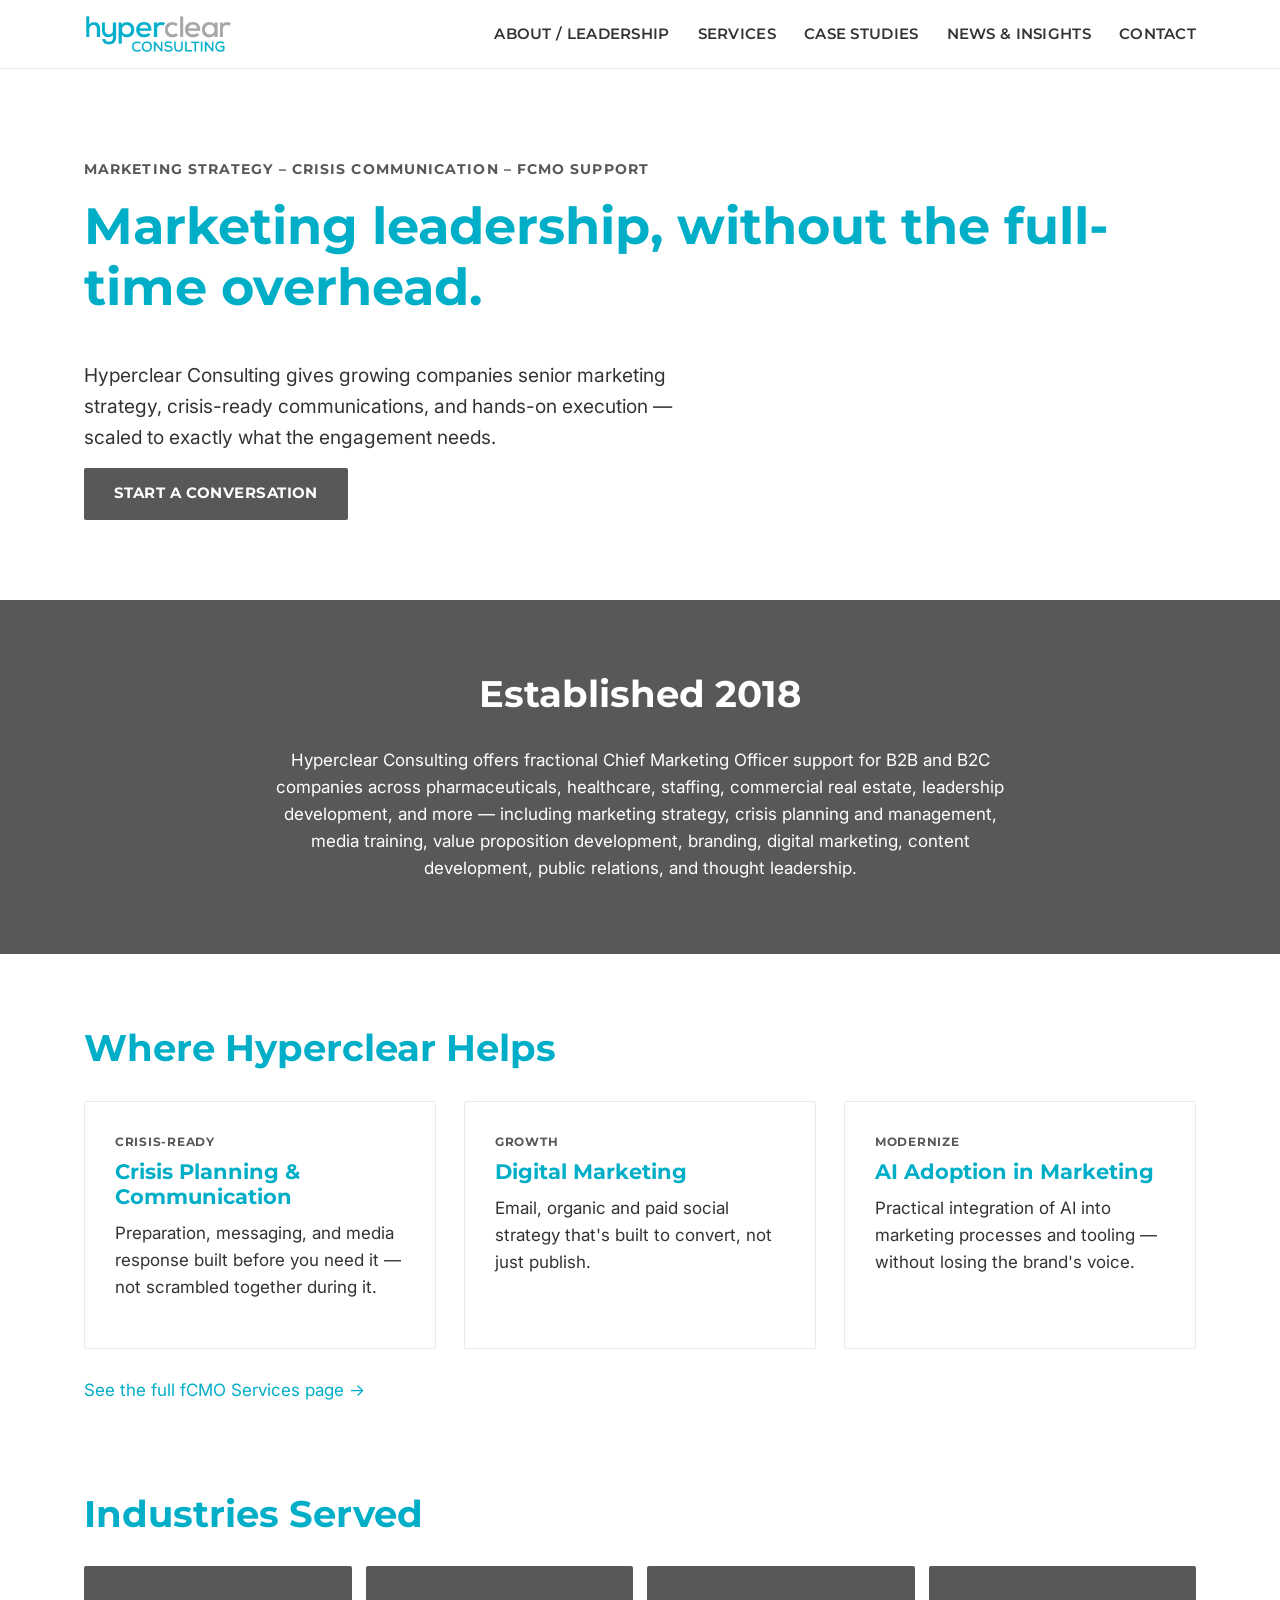
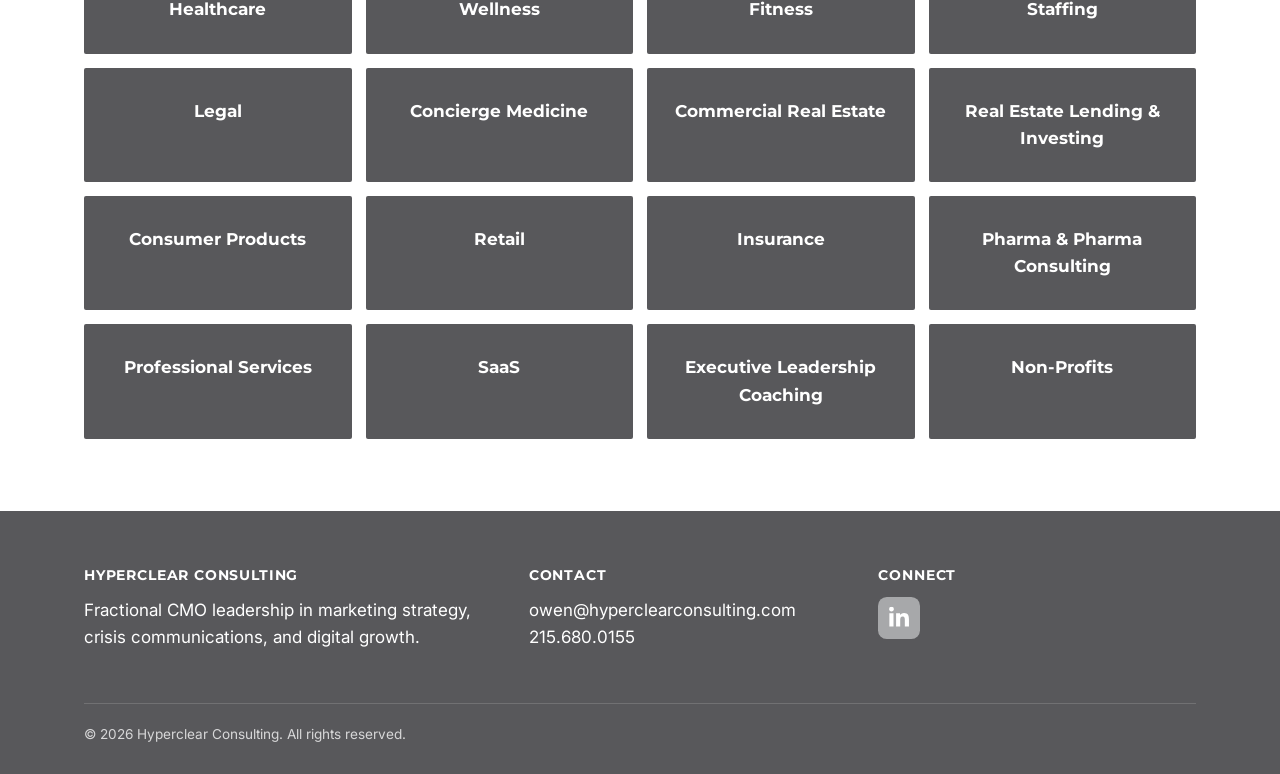
<file: index.html>
<!DOCTYPE html>
<html lang="en">
<head>
<meta charset="UTF-8">
<meta name="viewport" content="width=device-width, initial-scale=1.0">
<title>Home | Hyperclear Consulting</title>
<meta name="description" content="Fractional CMO marketing and crisis communications leadership.">
<meta name="robots" content="index, follow">
<link rel="stylesheet" href="assets/css/style.css">
</head>
<body>

  <header class="site-header">
    <div class="container">
      <a href="index.html"><img class="logo" src="assets/img/logo.png" alt="Hyperclear Consulting"></a>
      <button class="nav-toggle" aria-label="Menu" onclick="document.querySelector('.nav-links').classList.toggle('open')">&#9776;</button>
      <ul class="nav-links">
          <li><a href="about.html">About / Leadership</a></li>
          <li><a href="services.html">Services</a></li>
          <li><a href="case-studies.html">Case Studies</a></li>
          <li><a href="news-insights.html">News & Insights</a></li>
          <li><a href="contact.html">Contact</a></li>
      </ul>
    </div>
  </header>


  <section class="hero section-white">
    <div class="container">
      <div class="eyebrow">Marketing Strategy &ndash; Crisis Communication &ndash; fCMO Support</div>
      <h1>Marketing leadership, without the full-time overhead.</h1>
      <p class="lede">Hyperclear Consulting gives growing companies senior marketing strategy, crisis-ready communications, and hands-on execution — scaled to exactly what the engagement needs.</p>
      <a class="btn" href="contact.html">Start a Conversation</a>
    </div>
  </section>

  <section class="section section-grey">
    <div class="container text-center">
      <h2>Established 2018</h2>
      <p style="max-width:760px;margin:0 auto;">Hyperclear Consulting offers fractional Chief Marketing Officer support for B2B and B2C companies across pharmaceuticals, healthcare, staffing, commercial real estate, leadership development, and more — including marketing strategy, crisis planning and management, media training, value proposition development, branding, digital marketing, content development, public relations, and thought leadership.</p>
    </div>
  </section>

  <section class="section section-white">
    <div class="container">
      <h2>Where Hyperclear Helps</h2>
      <div class="card-grid">
        <div class="card">
          <span class="card-eyebrow">Crisis-Ready</span>
          <h3>Crisis Planning &amp; Communication</h3>
          <p>Preparation, messaging, and media response built before you need it — not scrambled together during it.</p>
        </div>
        <div class="card">
          <span class="card-eyebrow">Growth</span>
          <h3>Digital Marketing</h3>
          <p>Email, organic and paid social strategy that's built to convert, not just publish.</p>
        </div>
        <div class="card">
          <span class="card-eyebrow">Modernize</span>
          <h3>AI Adoption in Marketing</h3>
          <p>Practical integration of AI into marketing processes and tooling — without losing the brand's voice.</p>
        </div>
      </div>
      <p style="margin-top:28px;"><a href="services.html">See the full fCMO Services page &rarr;</a></p>
    </div>
  </section>

  <section class="section section-white" style="padding-top:0;">
    <div class="container">
      <h2>Industries Served</h2>
      <div class="tile-grid">
        <div class="tile">Healthcare</div>
        <div class="tile">Wellness</div>
        <div class="tile">Fitness</div>
        <div class="tile">Staffing</div>
        <div class="tile">Legal</div>
        <div class="tile">Concierge Medicine</div>
        <div class="tile">Commercial Real Estate</div>
        <div class="tile">Real Estate Lending & Investing</div>
        <div class="tile">Consumer Products</div>
        <div class="tile">Retail</div>
        <div class="tile">Insurance</div>
        <div class="tile">Pharma & Pharma Consulting</div>
        <div class="tile">Professional Services</div>
        <div class="tile">SaaS</div>
        <div class="tile">Executive Leadership Coaching</div>
        <div class="tile">Non-Profits</div>
      </div>
    </div>
  </section>


  <footer class="site-footer">
    <div class="container">
      <div class="footer-grid">
        <div>
          <h4>Hyperclear Consulting</h4>
          <p>Fractional CMO leadership in marketing strategy, crisis communications, and digital growth.</p>
        </div>
        <div>
          <h4>Contact</h4>
          <p><a href="mailto:owen@hyperclearconsulting.com">owen@hyperclearconsulting.com</a><br>
          <a href="tel:2156800155">215.680.0155</a></p>
        </div>
        <div>
          <h4>Connect</h4>
          <div class="social-links">
            <a href="https://www.linkedin.com/company/11852988" target="_blank" rel="noopener" aria-label="Hyperclear Consulting on LinkedIn"><svg viewBox="0 0 24 24" width="42" height="42" xmlns="http://www.w3.org/2000/svg"><rect width="24" height="24" rx="5" fill="#A7A8AA"/><svg x="5" y="5.5" width="14" height="13" viewBox="0 0 448 512"><path fill="#fff" d="M100.28 448H7.4V148.9h92.88zm-46.44-338.7C24.09 109.3 0 85.15 0 54.55a54.55 54.55 0 0 1 109.1 0c0 30.6-24.1 54.75-54.83 54.75zM447.9 448h-92.68V302.4c0-34.7-.7-79.3-48.29-79.3-48.29 0-55.7 37.7-55.7 76.7V448h-92.78V148.9h89.08v40.8h1.3c12.4-23.5 42.7-48.3 87.9-48.3 94 0 111.28 61.9 111.28 142.3V448z"/></svg></svg></a>
          </div>
        </div>
      </div>
      <div class="footer-bottom">
        &copy; 2026 Hyperclear Consulting. All rights reserved.
      </div>
    </div>
  </footer>

</body>
</html>
</file>
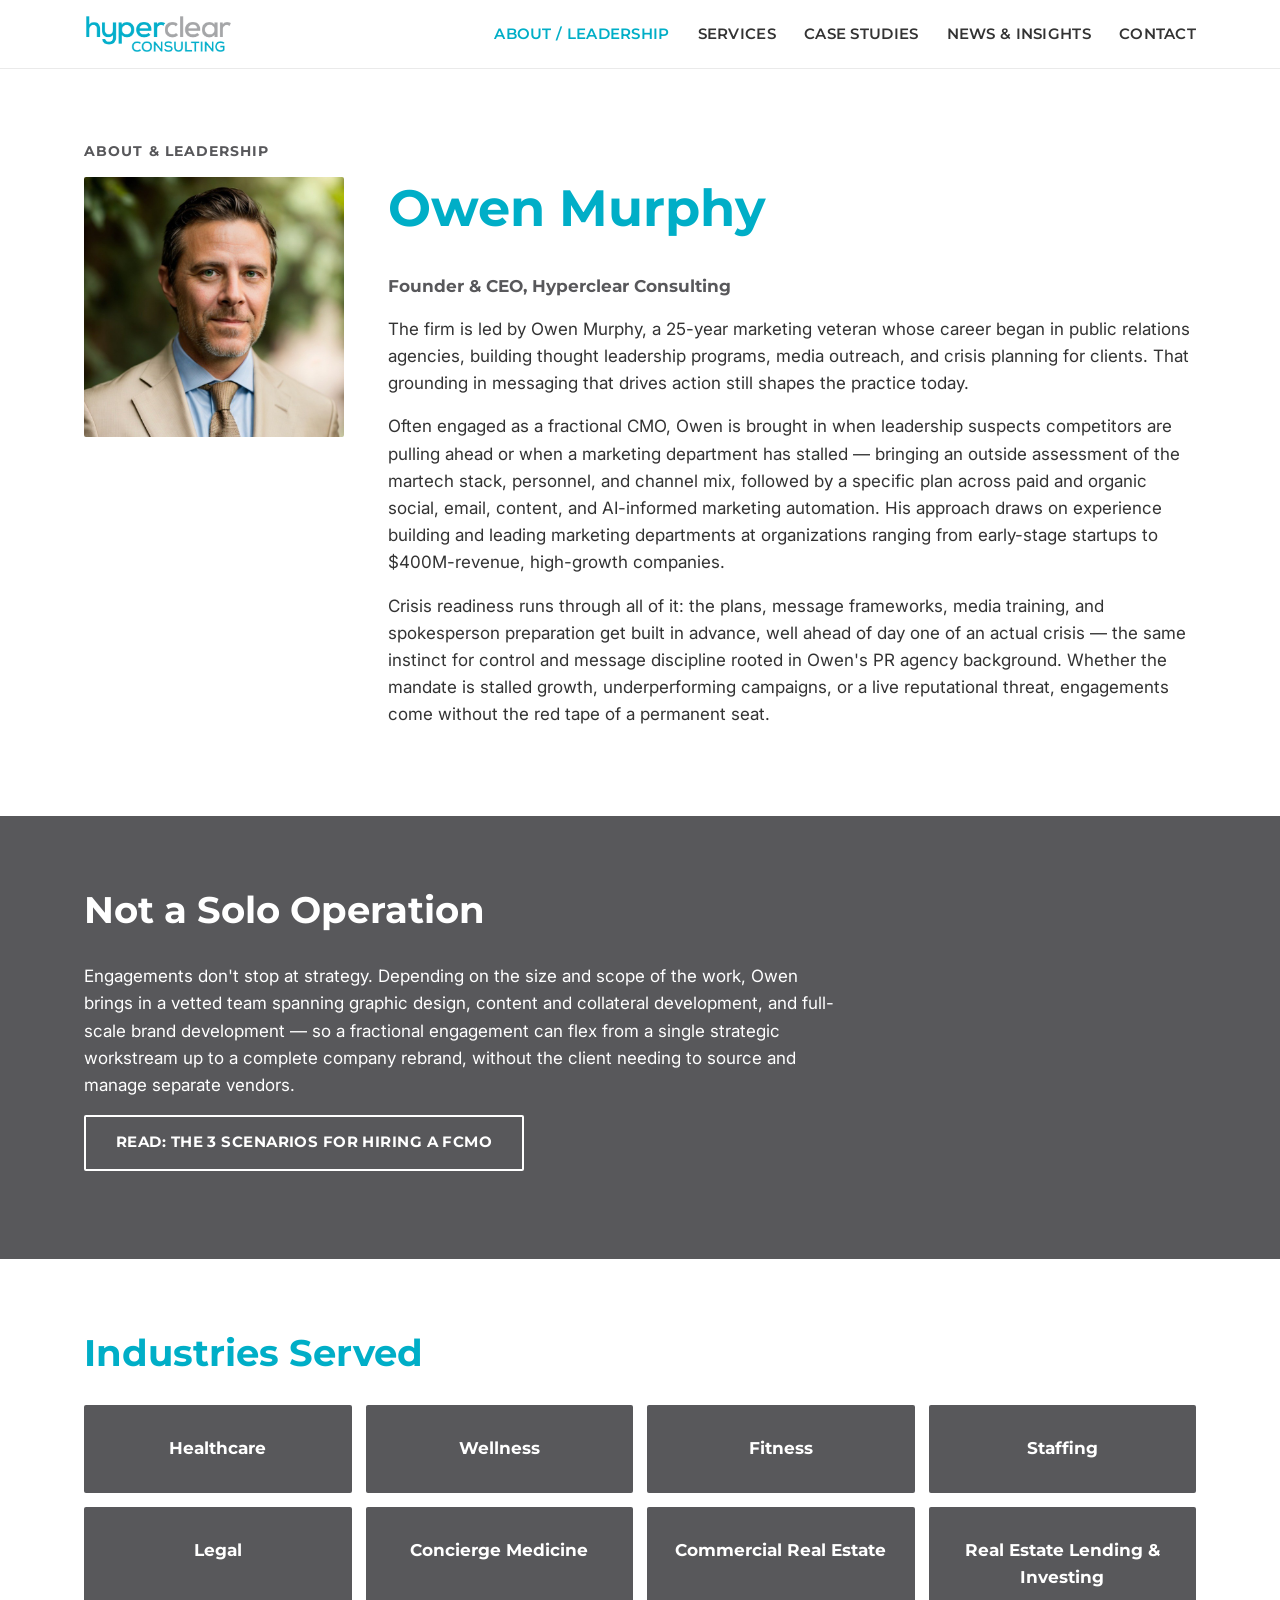
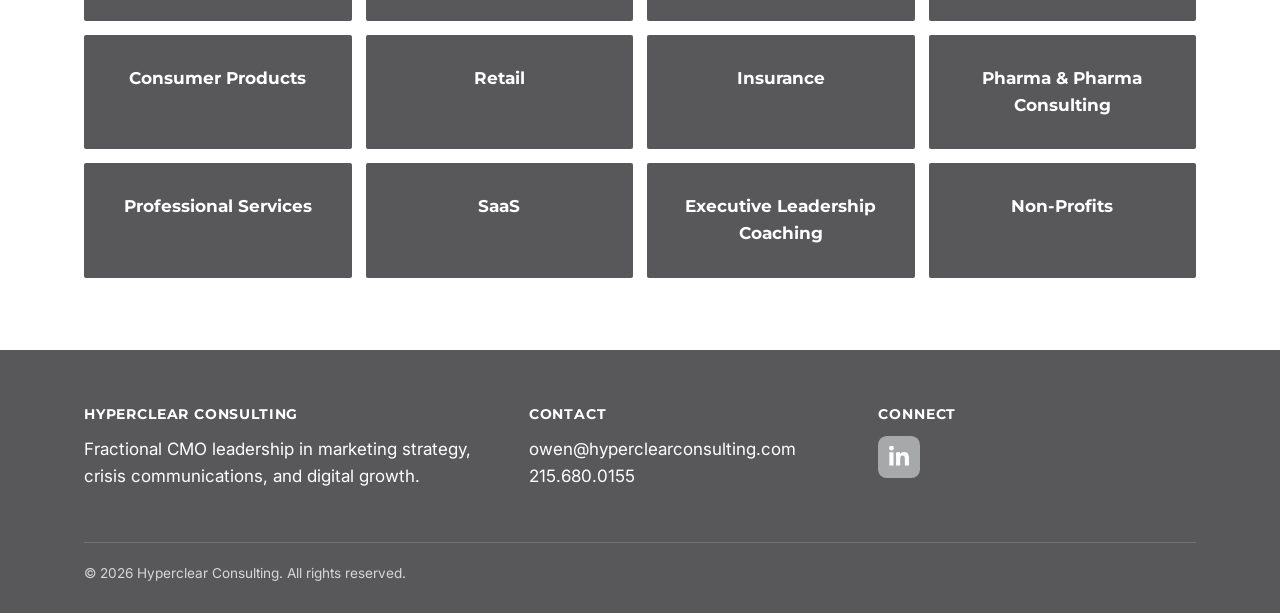
<file: about.html>
<!DOCTYPE html>
<html lang="en">
<head>
<meta charset="UTF-8">
<meta name="viewport" content="width=device-width, initial-scale=1.0">
<title>About & Leadership | Hyperclear Consulting</title>
<meta name="description" content="Meet Owen Murphy and the Hyperclear Consulting team.">
<meta name="robots" content="index, follow">
<link rel="stylesheet" href="assets/css/style.css">
</head>
<body>

  <header class="site-header">
    <div class="container">
      <a href="index.html"><img class="logo" src="assets/img/logo.png" alt="Hyperclear Consulting"></a>
      <button class="nav-toggle" aria-label="Menu" onclick="document.querySelector('.nav-links').classList.toggle('open')">&#9776;</button>
      <ul class="nav-links">
          <li><a href="about.html" class="active">About / Leadership</a></li>
          <li><a href="services.html">Services</a></li>
          <li><a href="case-studies.html">Case Studies</a></li>
          <li><a href="news-insights.html">News & Insights</a></li>
          <li><a href="contact.html">Contact</a></li>
      </ul>
    </div>
  </header>


  <section class="section section-white">
    <div class="container">
      <div class="eyebrow" style="font-family:var(--font-heading);color:var(--color-grey-section);text-transform:uppercase;letter-spacing:.08em;font-size:.85rem;font-weight:700;margin-bottom:14px;">About &amp; Leadership</div>
      <div class="bio-block">
        <img class="headshot" src="assets/img/owen-headshot.jpg" alt="Owen Murphy, Founder &amp; CEO, Hyperclear Consulting">
        <div>
          <h1>Owen Murphy</h1>
          <p style="font-family:var(--font-heading);font-weight:700;color:var(--color-grey-section);margin-top:-8px;">Founder &amp; CEO, Hyperclear Consulting</p>

          <p>The firm is led by Owen Murphy, a 25-year marketing veteran whose career began in public relations agencies, building thought leadership programs, media outreach, and crisis planning for clients. That grounding in messaging that drives action still shapes the practice today.</p>

          <p>Often engaged as a fractional CMO, Owen is brought in when leadership suspects competitors are pulling ahead or when a marketing department has stalled — bringing an outside assessment of the martech stack, personnel, and channel mix, followed by a specific plan across paid and organic social, email, content, and AI-informed marketing automation. His approach draws on experience building and leading marketing departments at organizations ranging from early-stage startups to $400M-revenue, high-growth companies.</p>

          <p>Crisis readiness runs through all of it: the plans, message frameworks, media training, and spokesperson preparation get built in advance, well ahead of day one of an actual crisis — the same instinct for control and message discipline rooted in Owen's PR agency background. Whether the mandate is stalled growth, underperforming campaigns, or a live reputational threat, engagements come without the red tape of a permanent seat.</p>
        </div>
      </div>
    </div>
  </section>

  <section class="section section-grey">
    <div class="container">
      <h2>Not a Solo Operation</h2>
      <p style="max-width:760px;">Engagements don't stop at strategy. Depending on the size and scope of the work, Owen brings in a vetted team spanning graphic design, content and collateral development, and full-scale brand development — so a fractional engagement can flex from a single strategic workstream up to a complete company rebrand, without the client needing to source and manage separate vendors.</p>
      <p><a class="btn btn-outline" href="assets/downloads/Top-3-Scenarios-to-Hire-a-fCMO.pdf" target="_blank">Read: The 3 Scenarios for Hiring a fCMO</a></p>
    </div>
  </section>

  <section class="section section-white">
    <div class="container">
      <h2>Industries Served</h2>
      <div class="tile-grid">
        <div class="tile">Healthcare</div>
        <div class="tile">Wellness</div>
        <div class="tile">Fitness</div>
        <div class="tile">Staffing</div>
        <div class="tile">Legal</div>
        <div class="tile">Concierge Medicine</div>
        <div class="tile">Commercial Real Estate</div>
        <div class="tile">Real Estate Lending & Investing</div>
        <div class="tile">Consumer Products</div>
        <div class="tile">Retail</div>
        <div class="tile">Insurance</div>
        <div class="tile">Pharma & Pharma Consulting</div>
        <div class="tile">Professional Services</div>
        <div class="tile">SaaS</div>
        <div class="tile">Executive Leadership Coaching</div>
        <div class="tile">Non-Profits</div>
      </div>
    </div>
  </section>


  <footer class="site-footer">
    <div class="container">
      <div class="footer-grid">
        <div>
          <h4>Hyperclear Consulting</h4>
          <p>Fractional CMO leadership in marketing strategy, crisis communications, and digital growth.</p>
        </div>
        <div>
          <h4>Contact</h4>
          <p><a href="mailto:owen@hyperclearconsulting.com">owen@hyperclearconsulting.com</a><br>
          <a href="tel:2156800155">215.680.0155</a></p>
        </div>
        <div>
          <h4>Connect</h4>
          <div class="social-links">
            <a href="https://www.linkedin.com/company/11852988" target="_blank" rel="noopener" aria-label="Hyperclear Consulting on LinkedIn"><svg viewBox="0 0 24 24" width="42" height="42" xmlns="http://www.w3.org/2000/svg"><rect width="24" height="24" rx="5" fill="#A7A8AA"/><svg x="5" y="5.5" width="14" height="13" viewBox="0 0 448 512"><path fill="#fff" d="M100.28 448H7.4V148.9h92.88zm-46.44-338.7C24.09 109.3 0 85.15 0 54.55a54.55 54.55 0 0 1 109.1 0c0 30.6-24.1 54.75-54.83 54.75zM447.9 448h-92.68V302.4c0-34.7-.7-79.3-48.29-79.3-48.29 0-55.7 37.7-55.7 76.7V448h-92.78V148.9h89.08v40.8h1.3c12.4-23.5 42.7-48.3 87.9-48.3 94 0 111.28 61.9 111.28 142.3V448z"/></svg></svg></a>
          </div>
        </div>
      </div>
      <div class="footer-bottom">
        &copy; 2026 Hyperclear Consulting. All rights reserved.
      </div>
    </div>
  </footer>

</body>
</html>
</file>
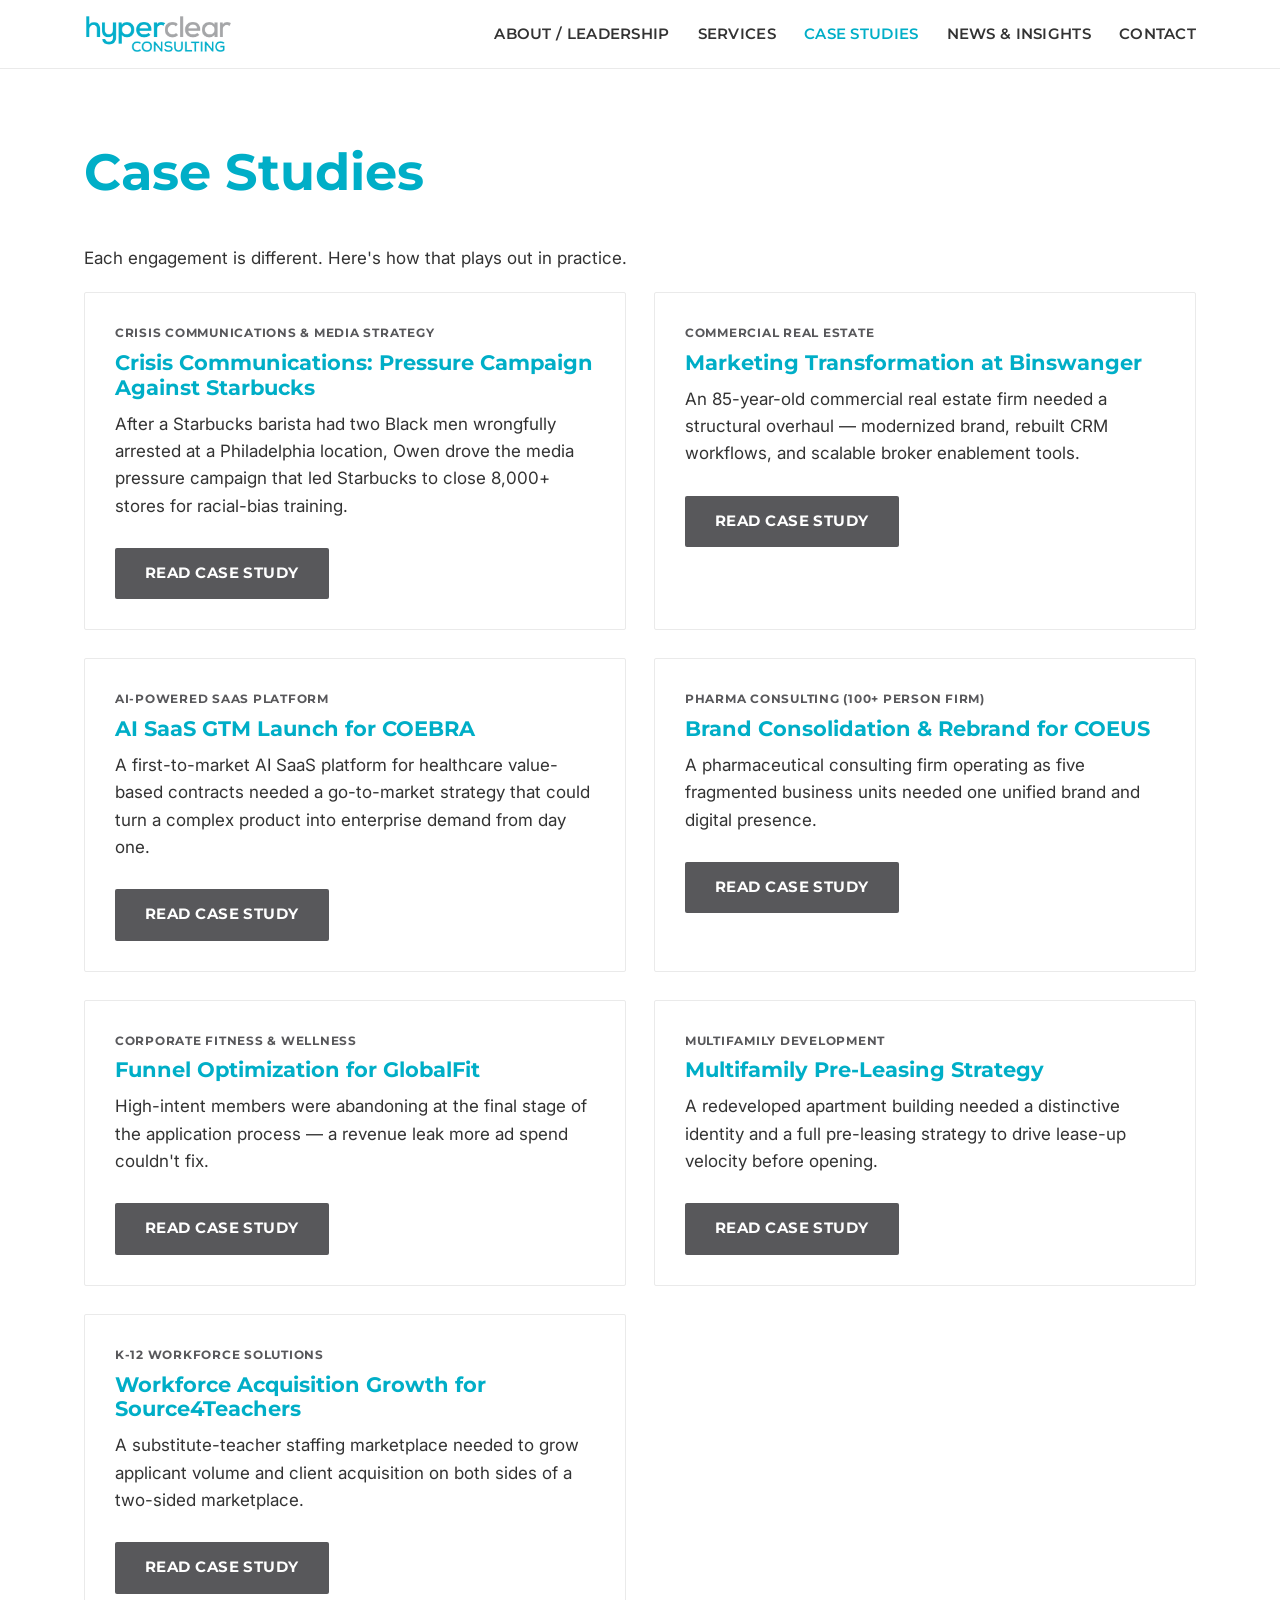
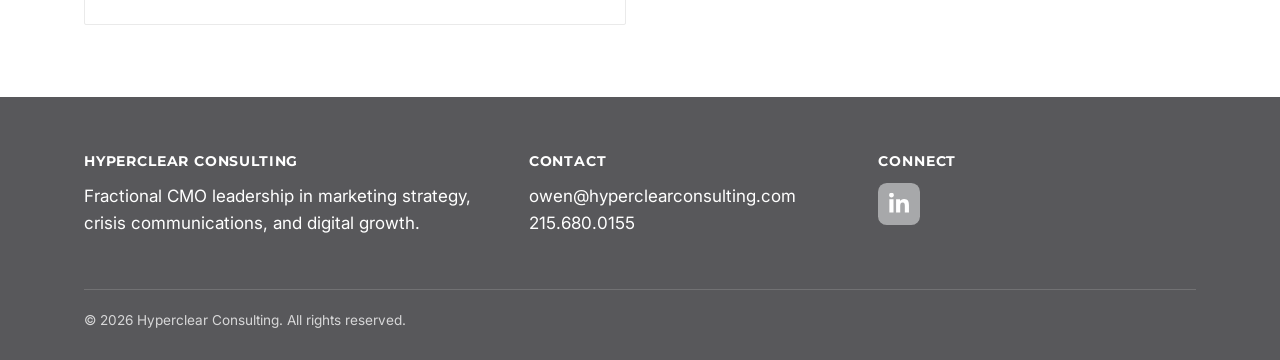
<file: case-studies.html>
<!DOCTYPE html>
<html lang="en">
<head>
<meta charset="UTF-8">
<meta name="viewport" content="width=device-width, initial-scale=1.0">
<title>Case Studies | Hyperclear Consulting</title>
<meta name="description" content="Hyperclear Consulting case studies.">
<meta name="robots" content="index, follow">
<link rel="stylesheet" href="assets/css/style.css">
</head>
<body>

  <header class="site-header">
    <div class="container">
      <a href="index.html"><img class="logo" src="assets/img/logo.png" alt="Hyperclear Consulting"></a>
      <button class="nav-toggle" aria-label="Menu" onclick="document.querySelector('.nav-links').classList.toggle('open')">&#9776;</button>
      <ul class="nav-links">
          <li><a href="about.html">About / Leadership</a></li>
          <li><a href="services.html">Services</a></li>
          <li><a href="case-studies.html" class="active">Case Studies</a></li>
          <li><a href="news-insights.html">News & Insights</a></li>
          <li><a href="contact.html">Contact</a></li>
      </ul>
    </div>
  </header>


  <section class="section section-white">
    <div class="container">
      <h1>Case Studies</h1>
      <p class="lede">Each engagement is different. Here's how that plays out in practice.</p>

      <div class="case-grid">
        <div class="card">
          <span class="card-eyebrow">Crisis Communications & Media Strategy</span>
          <h3>Crisis Communications: Pressure Campaign Against Starbucks</h3>
          <p>After a Starbucks barista had two Black men wrongfully arrested at a Philadelphia location, Owen drove the media pressure campaign that led Starbucks to close 8,000+ stores for racial-bias training.</p>
          <a class="btn" href="case-study-starbucks.html">Read Case Study</a>
        </div>
        <div class="card">
          <span class="card-eyebrow">Commercial Real Estate</span>
          <h3>Marketing Transformation at Binswanger</h3>
          <p>An 85-year-old commercial real estate firm needed a structural overhaul — modernized brand, rebuilt CRM workflows, and scalable broker enablement tools.</p>
          <a class="btn" href="case-study-binswanger.html">Read Case Study</a>
        </div>
        <div class="card">
          <span class="card-eyebrow">AI-Powered SaaS Platform</span>
          <h3>AI SaaS GTM Launch for COEBRA</h3>
          <p>A first-to-market AI SaaS platform for healthcare value-based contracts needed a go-to-market strategy that could turn a complex product into enterprise demand from day one.</p>
          <a class="btn" href="case-study-coebra.html">Read Case Study</a>
        </div>
        <div class="card">
          <span class="card-eyebrow">Pharma Consulting (100+ person firm)</span>
          <h3>Brand Consolidation & Rebrand for COEUS</h3>
          <p>A pharmaceutical consulting firm operating as five fragmented business units needed one unified brand and digital presence.</p>
          <a class="btn" href="case-study-coeus.html">Read Case Study</a>
        </div>
        <div class="card">
          <span class="card-eyebrow">Corporate Fitness & Wellness</span>
          <h3>Funnel Optimization for GlobalFit</h3>
          <p>High-intent members were abandoning at the final stage of the application process — a revenue leak more ad spend couldn't fix.</p>
          <a class="btn" href="case-study-globalfit.html">Read Case Study</a>
        </div>
        <div class="card">
          <span class="card-eyebrow">Multifamily Development</span>
          <h3>Multifamily Pre-Leasing Strategy</h3>
          <p>A redeveloped apartment building needed a distinctive identity and a full pre-leasing strategy to drive lease-up velocity before opening.</p>
          <a class="btn" href="case-study-multifamily-leasing.html">Read Case Study</a>
        </div>
        <div class="card">
          <span class="card-eyebrow">K-12 Workforce Solutions</span>
          <h3>Workforce Acquisition Growth for Source4Teachers</h3>
          <p>A substitute-teacher staffing marketplace needed to grow applicant volume and client acquisition on both sides of a two-sided marketplace.</p>
          <a class="btn" href="case-study-source4teachers.html">Read Case Study</a>
        </div>
      </div>
    </div>
  </section>


  <footer class="site-footer">
    <div class="container">
      <div class="footer-grid">
        <div>
          <h4>Hyperclear Consulting</h4>
          <p>Fractional CMO leadership in marketing strategy, crisis communications, and digital growth.</p>
        </div>
        <div>
          <h4>Contact</h4>
          <p><a href="mailto:owen@hyperclearconsulting.com">owen@hyperclearconsulting.com</a><br>
          <a href="tel:2156800155">215.680.0155</a></p>
        </div>
        <div>
          <h4>Connect</h4>
          <div class="social-links">
            <a href="https://www.linkedin.com/company/11852988" target="_blank" rel="noopener" aria-label="Hyperclear Consulting on LinkedIn"><svg viewBox="0 0 24 24" width="42" height="42" xmlns="http://www.w3.org/2000/svg"><rect width="24" height="24" rx="5" fill="#A7A8AA"/><svg x="5" y="5.5" width="14" height="13" viewBox="0 0 448 512"><path fill="#fff" d="M100.28 448H7.4V148.9h92.88zm-46.44-338.7C24.09 109.3 0 85.15 0 54.55a54.55 54.55 0 0 1 109.1 0c0 30.6-24.1 54.75-54.83 54.75zM447.9 448h-92.68V302.4c0-34.7-.7-79.3-48.29-79.3-48.29 0-55.7 37.7-55.7 76.7V448h-92.78V148.9h89.08v40.8h1.3c12.4-23.5 42.7-48.3 87.9-48.3 94 0 111.28 61.9 111.28 142.3V448z"/></svg></svg></a>
          </div>
        </div>
      </div>
      <div class="footer-bottom">
        &copy; 2026 Hyperclear Consulting. All rights reserved.
      </div>
    </div>
  </footer>

</body>
</html>
</file>
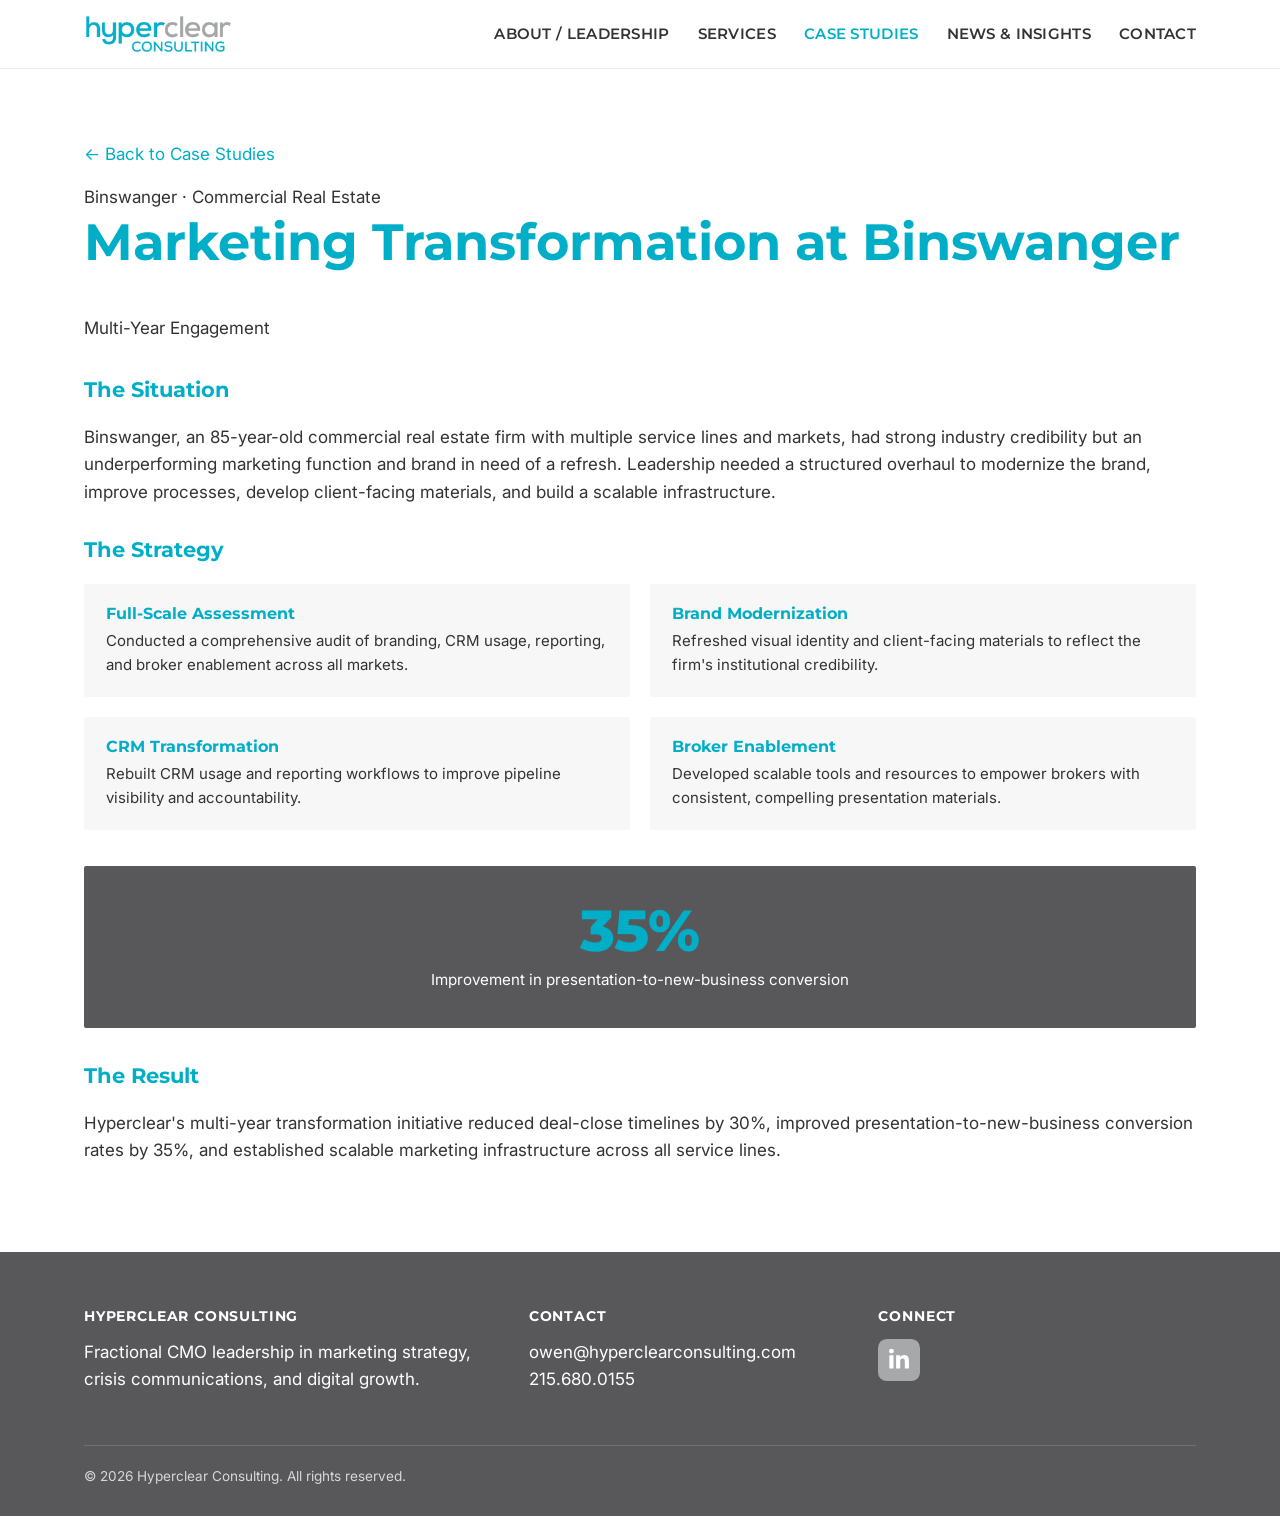
<file: case-study-binswanger.html>
<!DOCTYPE html>
<html lang="en">
<head>
<meta charset="UTF-8">
<meta name="viewport" content="width=device-width, initial-scale=1.0">
<title>Case Study: Binswanger | Hyperclear Consulting</title>
<meta name="description" content="Marketing Transformation at Binswanger — a Hyperclear Consulting case study.">
<meta name="robots" content="index, follow">
<link rel="stylesheet" href="assets/css/style.css">
</head>
<body>

  <header class="site-header">
    <div class="container">
      <a href="index.html"><img class="logo" src="assets/img/logo.png" alt="Hyperclear Consulting"></a>
      <button class="nav-toggle" aria-label="Menu" onclick="document.querySelector('.nav-links').classList.toggle('open')">&#9776;</button>
      <ul class="nav-links">
          <li><a href="about.html">About / Leadership</a></li>
          <li><a href="services.html">Services</a></li>
          <li><a href="case-studies.html" class="active">Case Studies</a></li>
          <li><a href="news-insights.html">News & Insights</a></li>
          <li><a href="contact.html">Contact</a></li>
      </ul>
    </div>
  </header>


  <section class="section section-white">
    <div class="container">
      <p><a href="case-studies.html">&larr; Back to Case Studies</a></p>
      <span class="card-eyebrow">Binswanger &middot; Commercial Real Estate</span>
      <h1>Marketing Transformation at Binswanger</h1>
      <p class="card-eyebrow" style="margin-top:6px;">Multi-Year Engagement</p>

      <h3 style="margin-top:36px;">The Situation</h3>
      <p>Binswanger, an 85-year-old commercial real estate firm with multiple service lines and markets, had strong industry credibility but an underperforming marketing function and brand in need of a refresh. Leadership needed a structured overhaul to modernize the brand, improve processes, develop client-facing materials, and build a scalable infrastructure.</p>

      <h3 style="margin-top:32px;">The Strategy</h3>
      <div class="strategy-grid">
        <div class="strategy-item"><h4>Full-Scale Assessment</h4><p>Conducted a comprehensive audit of branding, CRM usage, reporting, and broker enablement across all markets.</p></div>
        <div class="strategy-item"><h4>Brand Modernization</h4><p>Refreshed visual identity and client-facing materials to reflect the firm's institutional credibility.</p></div>
        <div class="strategy-item"><h4>CRM Transformation</h4><p>Rebuilt CRM usage and reporting workflows to improve pipeline visibility and accountability.</p></div>
        <div class="strategy-item"><h4>Broker Enablement</h4><p>Developed scalable tools and resources to empower brokers with consistent, compelling presentation materials.</p></div>
      </div>

      <div class="stat-callout">
        <div class="stat-number">35%</div>
        <div class="stat-label">Improvement in presentation-to-new-business conversion</div>
      </div>

      <h3>The Result</h3>
      <p>Hyperclear's multi-year transformation initiative reduced deal-close timelines by 30%, improved presentation-to-new-business conversion rates by 35%, and established scalable marketing infrastructure across all service lines.</p>
    </div>
  </section>


  <footer class="site-footer">
    <div class="container">
      <div class="footer-grid">
        <div>
          <h4>Hyperclear Consulting</h4>
          <p>Fractional CMO leadership in marketing strategy, crisis communications, and digital growth.</p>
        </div>
        <div>
          <h4>Contact</h4>
          <p><a href="mailto:owen@hyperclearconsulting.com">owen@hyperclearconsulting.com</a><br>
          <a href="tel:2156800155">215.680.0155</a></p>
        </div>
        <div>
          <h4>Connect</h4>
          <div class="social-links">
            <a href="https://www.linkedin.com/company/11852988" target="_blank" rel="noopener" aria-label="Hyperclear Consulting on LinkedIn"><svg viewBox="0 0 24 24" width="42" height="42" xmlns="http://www.w3.org/2000/svg"><rect width="24" height="24" rx="5" fill="#A7A8AA"/><svg x="5" y="5.5" width="14" height="13" viewBox="0 0 448 512"><path fill="#fff" d="M100.28 448H7.4V148.9h92.88zm-46.44-338.7C24.09 109.3 0 85.15 0 54.55a54.55 54.55 0 0 1 109.1 0c0 30.6-24.1 54.75-54.83 54.75zM447.9 448h-92.68V302.4c0-34.7-.7-79.3-48.29-79.3-48.29 0-55.7 37.7-55.7 76.7V448h-92.78V148.9h89.08v40.8h1.3c12.4-23.5 42.7-48.3 87.9-48.3 94 0 111.28 61.9 111.28 142.3V448z"/></svg></svg></a>
          </div>
        </div>
      </div>
      <div class="footer-bottom">
        &copy; 2026 Hyperclear Consulting. All rights reserved.
      </div>
    </div>
  </footer>

</body>
</html>
</file>
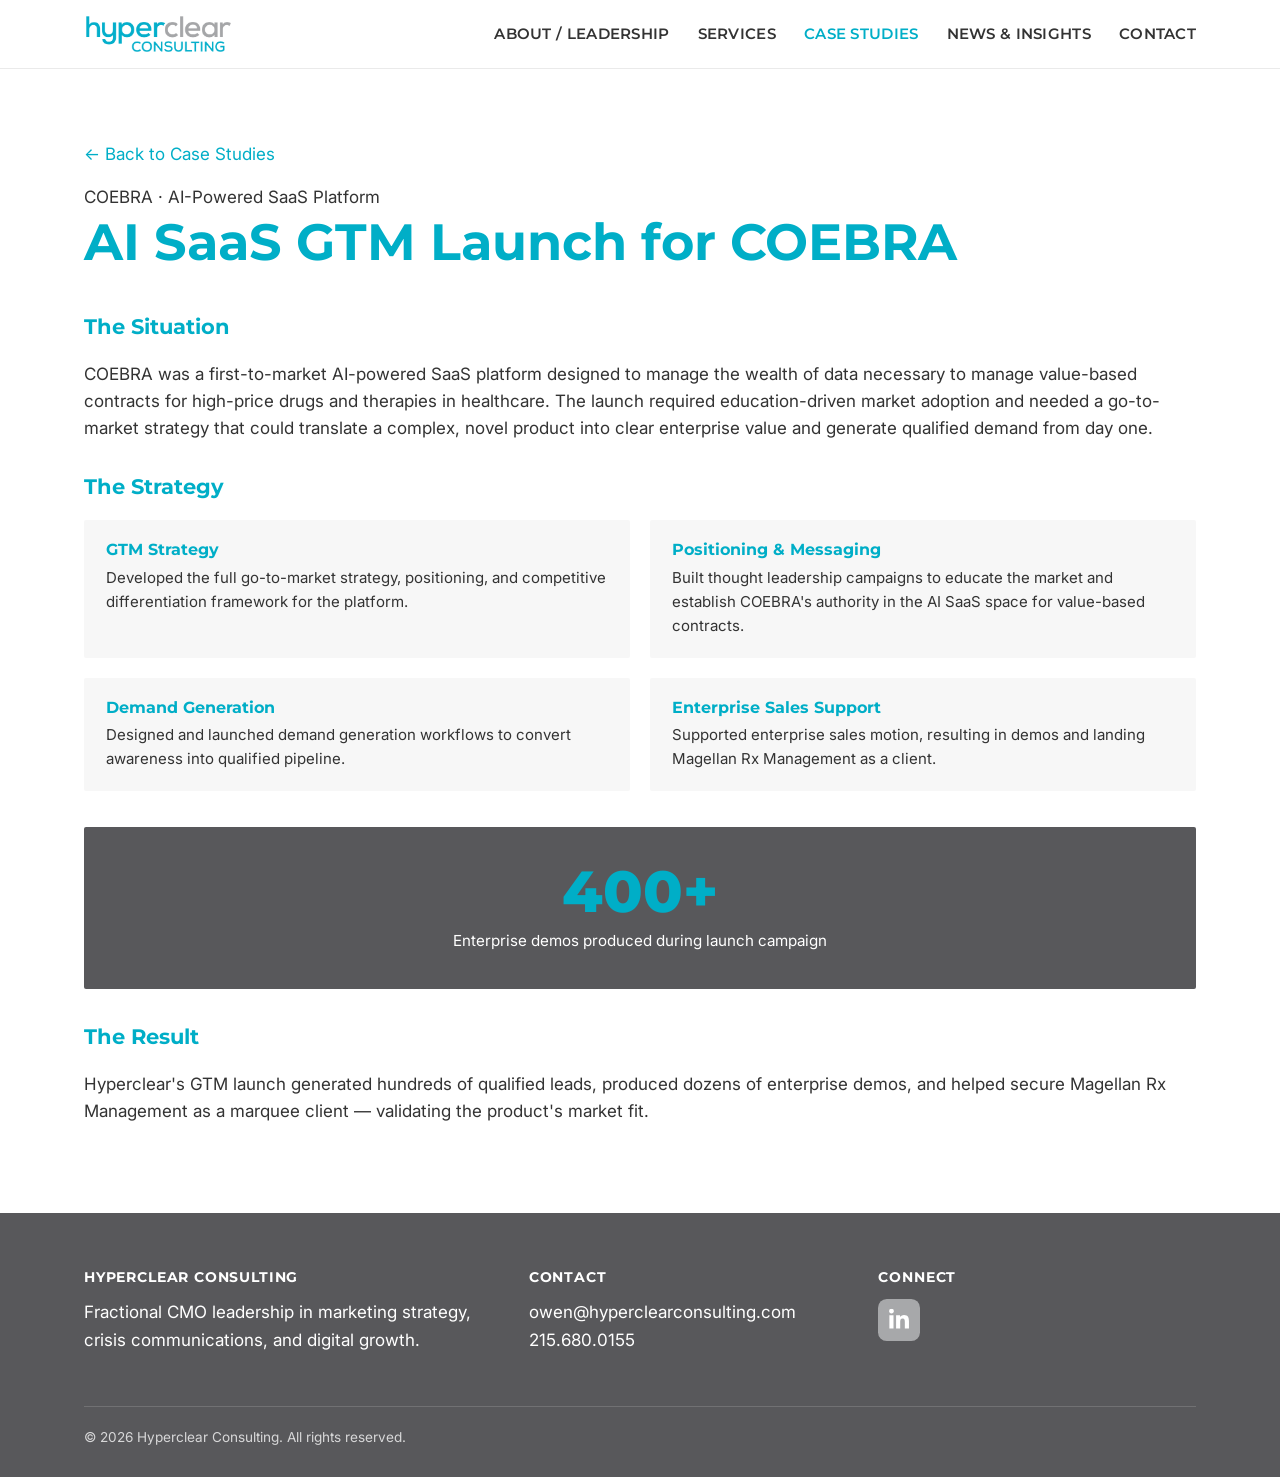
<file: case-study-coebra.html>
<!DOCTYPE html>
<html lang="en">
<head>
<meta charset="UTF-8">
<meta name="viewport" content="width=device-width, initial-scale=1.0">
<title>Case Study: COEBRA | Hyperclear Consulting</title>
<meta name="description" content="AI SaaS GTM Launch for COEBRA — a Hyperclear Consulting case study.">
<meta name="robots" content="index, follow">
<link rel="stylesheet" href="assets/css/style.css">
</head>
<body>

  <header class="site-header">
    <div class="container">
      <a href="index.html"><img class="logo" src="assets/img/logo.png" alt="Hyperclear Consulting"></a>
      <button class="nav-toggle" aria-label="Menu" onclick="document.querySelector('.nav-links').classList.toggle('open')">&#9776;</button>
      <ul class="nav-links">
          <li><a href="about.html">About / Leadership</a></li>
          <li><a href="services.html">Services</a></li>
          <li><a href="case-studies.html" class="active">Case Studies</a></li>
          <li><a href="news-insights.html">News & Insights</a></li>
          <li><a href="contact.html">Contact</a></li>
      </ul>
    </div>
  </header>


  <section class="section section-white">
    <div class="container">
      <p><a href="case-studies.html">&larr; Back to Case Studies</a></p>
      <span class="card-eyebrow">COEBRA &middot; AI-Powered SaaS Platform</span>
      <h1>AI SaaS GTM Launch for COEBRA</h1>
      

      <h3 style="margin-top:36px;">The Situation</h3>
      <p>COEBRA was a first-to-market AI-powered SaaS platform designed to manage the wealth of data necessary to manage value-based contracts for high-price drugs and therapies in healthcare. The launch required education-driven market adoption and needed a go-to-market strategy that could translate a complex, novel product into clear enterprise value and generate qualified demand from day one.</p>

      <h3 style="margin-top:32px;">The Strategy</h3>
      <div class="strategy-grid">
        <div class="strategy-item"><h4>GTM Strategy</h4><p>Developed the full go-to-market strategy, positioning, and competitive differentiation framework for the platform.</p></div>
        <div class="strategy-item"><h4>Positioning & Messaging</h4><p>Built thought leadership campaigns to educate the market and establish COEBRA's authority in the AI SaaS space for value-based contracts.</p></div>
        <div class="strategy-item"><h4>Demand Generation</h4><p>Designed and launched demand generation workflows to convert awareness into qualified pipeline.</p></div>
        <div class="strategy-item"><h4>Enterprise Sales Support</h4><p>Supported enterprise sales motion, resulting in demos and landing Magellan Rx Management as a client.</p></div>
      </div>

      <div class="stat-callout">
        <div class="stat-number">400+</div>
        <div class="stat-label">Enterprise demos produced during launch campaign</div>
      </div>

      <h3>The Result</h3>
      <p>Hyperclear's GTM launch generated hundreds of qualified leads, produced dozens of enterprise demos, and helped secure Magellan Rx Management as a marquee client — validating the product's market fit.</p>
    </div>
  </section>


  <footer class="site-footer">
    <div class="container">
      <div class="footer-grid">
        <div>
          <h4>Hyperclear Consulting</h4>
          <p>Fractional CMO leadership in marketing strategy, crisis communications, and digital growth.</p>
        </div>
        <div>
          <h4>Contact</h4>
          <p><a href="mailto:owen@hyperclearconsulting.com">owen@hyperclearconsulting.com</a><br>
          <a href="tel:2156800155">215.680.0155</a></p>
        </div>
        <div>
          <h4>Connect</h4>
          <div class="social-links">
            <a href="https://www.linkedin.com/company/11852988" target="_blank" rel="noopener" aria-label="Hyperclear Consulting on LinkedIn"><svg viewBox="0 0 24 24" width="42" height="42" xmlns="http://www.w3.org/2000/svg"><rect width="24" height="24" rx="5" fill="#A7A8AA"/><svg x="5" y="5.5" width="14" height="13" viewBox="0 0 448 512"><path fill="#fff" d="M100.28 448H7.4V148.9h92.88zm-46.44-338.7C24.09 109.3 0 85.15 0 54.55a54.55 54.55 0 0 1 109.1 0c0 30.6-24.1 54.75-54.83 54.75zM447.9 448h-92.68V302.4c0-34.7-.7-79.3-48.29-79.3-48.29 0-55.7 37.7-55.7 76.7V448h-92.78V148.9h89.08v40.8h1.3c12.4-23.5 42.7-48.3 87.9-48.3 94 0 111.28 61.9 111.28 142.3V448z"/></svg></svg></a>
          </div>
        </div>
      </div>
      <div class="footer-bottom">
        &copy; 2026 Hyperclear Consulting. All rights reserved.
      </div>
    </div>
  </footer>

</body>
</html>
</file>
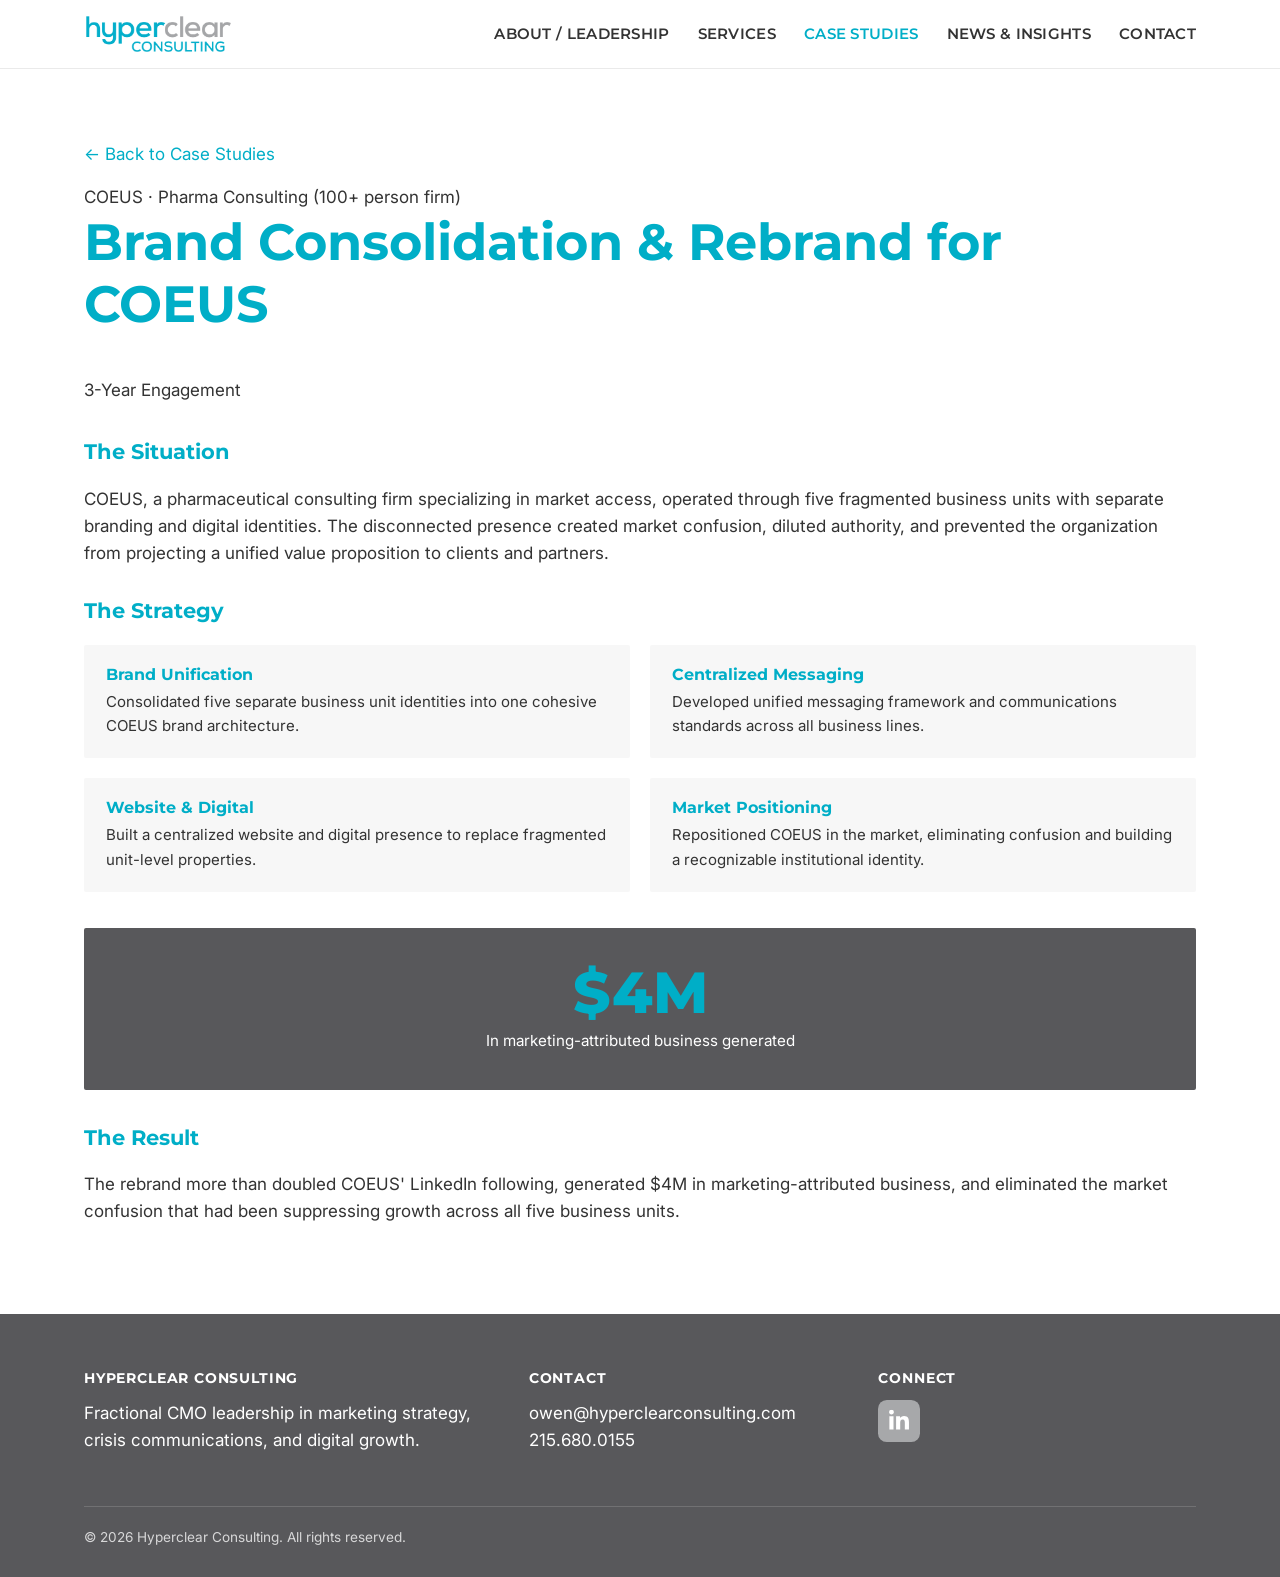
<file: case-study-coeus.html>
<!DOCTYPE html>
<html lang="en">
<head>
<meta charset="UTF-8">
<meta name="viewport" content="width=device-width, initial-scale=1.0">
<title>Case Study: COEUS | Hyperclear Consulting</title>
<meta name="description" content="Brand Consolidation & Rebrand for COEUS — a Hyperclear Consulting case study.">
<meta name="robots" content="index, follow">
<link rel="stylesheet" href="assets/css/style.css">
</head>
<body>

  <header class="site-header">
    <div class="container">
      <a href="index.html"><img class="logo" src="assets/img/logo.png" alt="Hyperclear Consulting"></a>
      <button class="nav-toggle" aria-label="Menu" onclick="document.querySelector('.nav-links').classList.toggle('open')">&#9776;</button>
      <ul class="nav-links">
          <li><a href="about.html">About / Leadership</a></li>
          <li><a href="services.html">Services</a></li>
          <li><a href="case-studies.html" class="active">Case Studies</a></li>
          <li><a href="news-insights.html">News & Insights</a></li>
          <li><a href="contact.html">Contact</a></li>
      </ul>
    </div>
  </header>


  <section class="section section-white">
    <div class="container">
      <p><a href="case-studies.html">&larr; Back to Case Studies</a></p>
      <span class="card-eyebrow">COEUS &middot; Pharma Consulting (100+ person firm)</span>
      <h1>Brand Consolidation & Rebrand for COEUS</h1>
      <p class="card-eyebrow" style="margin-top:6px;">3-Year Engagement</p>

      <h3 style="margin-top:36px;">The Situation</h3>
      <p>COEUS, a pharmaceutical consulting firm specializing in market access, operated through five fragmented business units with separate branding and digital identities. The disconnected presence created market confusion, diluted authority, and prevented the organization from projecting a unified value proposition to clients and partners.</p>

      <h3 style="margin-top:32px;">The Strategy</h3>
      <div class="strategy-grid">
        <div class="strategy-item"><h4>Brand Unification</h4><p>Consolidated five separate business unit identities into one cohesive COEUS brand architecture.</p></div>
        <div class="strategy-item"><h4>Centralized Messaging</h4><p>Developed unified messaging framework and communications standards across all business lines.</p></div>
        <div class="strategy-item"><h4>Website & Digital</h4><p>Built a centralized website and digital presence to replace fragmented unit-level properties.</p></div>
        <div class="strategy-item"><h4>Market Positioning</h4><p>Repositioned COEUS in the market, eliminating confusion and building a recognizable institutional identity.</p></div>
      </div>

      <div class="stat-callout">
        <div class="stat-number">$4M</div>
        <div class="stat-label">In marketing-attributed business generated</div>
      </div>

      <h3>The Result</h3>
      <p>The rebrand more than doubled COEUS' LinkedIn following, generated $4M in marketing-attributed business, and eliminated the market confusion that had been suppressing growth across all five business units.</p>
    </div>
  </section>


  <footer class="site-footer">
    <div class="container">
      <div class="footer-grid">
        <div>
          <h4>Hyperclear Consulting</h4>
          <p>Fractional CMO leadership in marketing strategy, crisis communications, and digital growth.</p>
        </div>
        <div>
          <h4>Contact</h4>
          <p><a href="mailto:owen@hyperclearconsulting.com">owen@hyperclearconsulting.com</a><br>
          <a href="tel:2156800155">215.680.0155</a></p>
        </div>
        <div>
          <h4>Connect</h4>
          <div class="social-links">
            <a href="https://www.linkedin.com/company/11852988" target="_blank" rel="noopener" aria-label="Hyperclear Consulting on LinkedIn"><svg viewBox="0 0 24 24" width="42" height="42" xmlns="http://www.w3.org/2000/svg"><rect width="24" height="24" rx="5" fill="#A7A8AA"/><svg x="5" y="5.5" width="14" height="13" viewBox="0 0 448 512"><path fill="#fff" d="M100.28 448H7.4V148.9h92.88zm-46.44-338.7C24.09 109.3 0 85.15 0 54.55a54.55 54.55 0 0 1 109.1 0c0 30.6-24.1 54.75-54.83 54.75zM447.9 448h-92.68V302.4c0-34.7-.7-79.3-48.29-79.3-48.29 0-55.7 37.7-55.7 76.7V448h-92.78V148.9h89.08v40.8h1.3c12.4-23.5 42.7-48.3 87.9-48.3 94 0 111.28 61.9 111.28 142.3V448z"/></svg></svg></a>
          </div>
        </div>
      </div>
      <div class="footer-bottom">
        &copy; 2026 Hyperclear Consulting. All rights reserved.
      </div>
    </div>
  </footer>

</body>
</html>
</file>
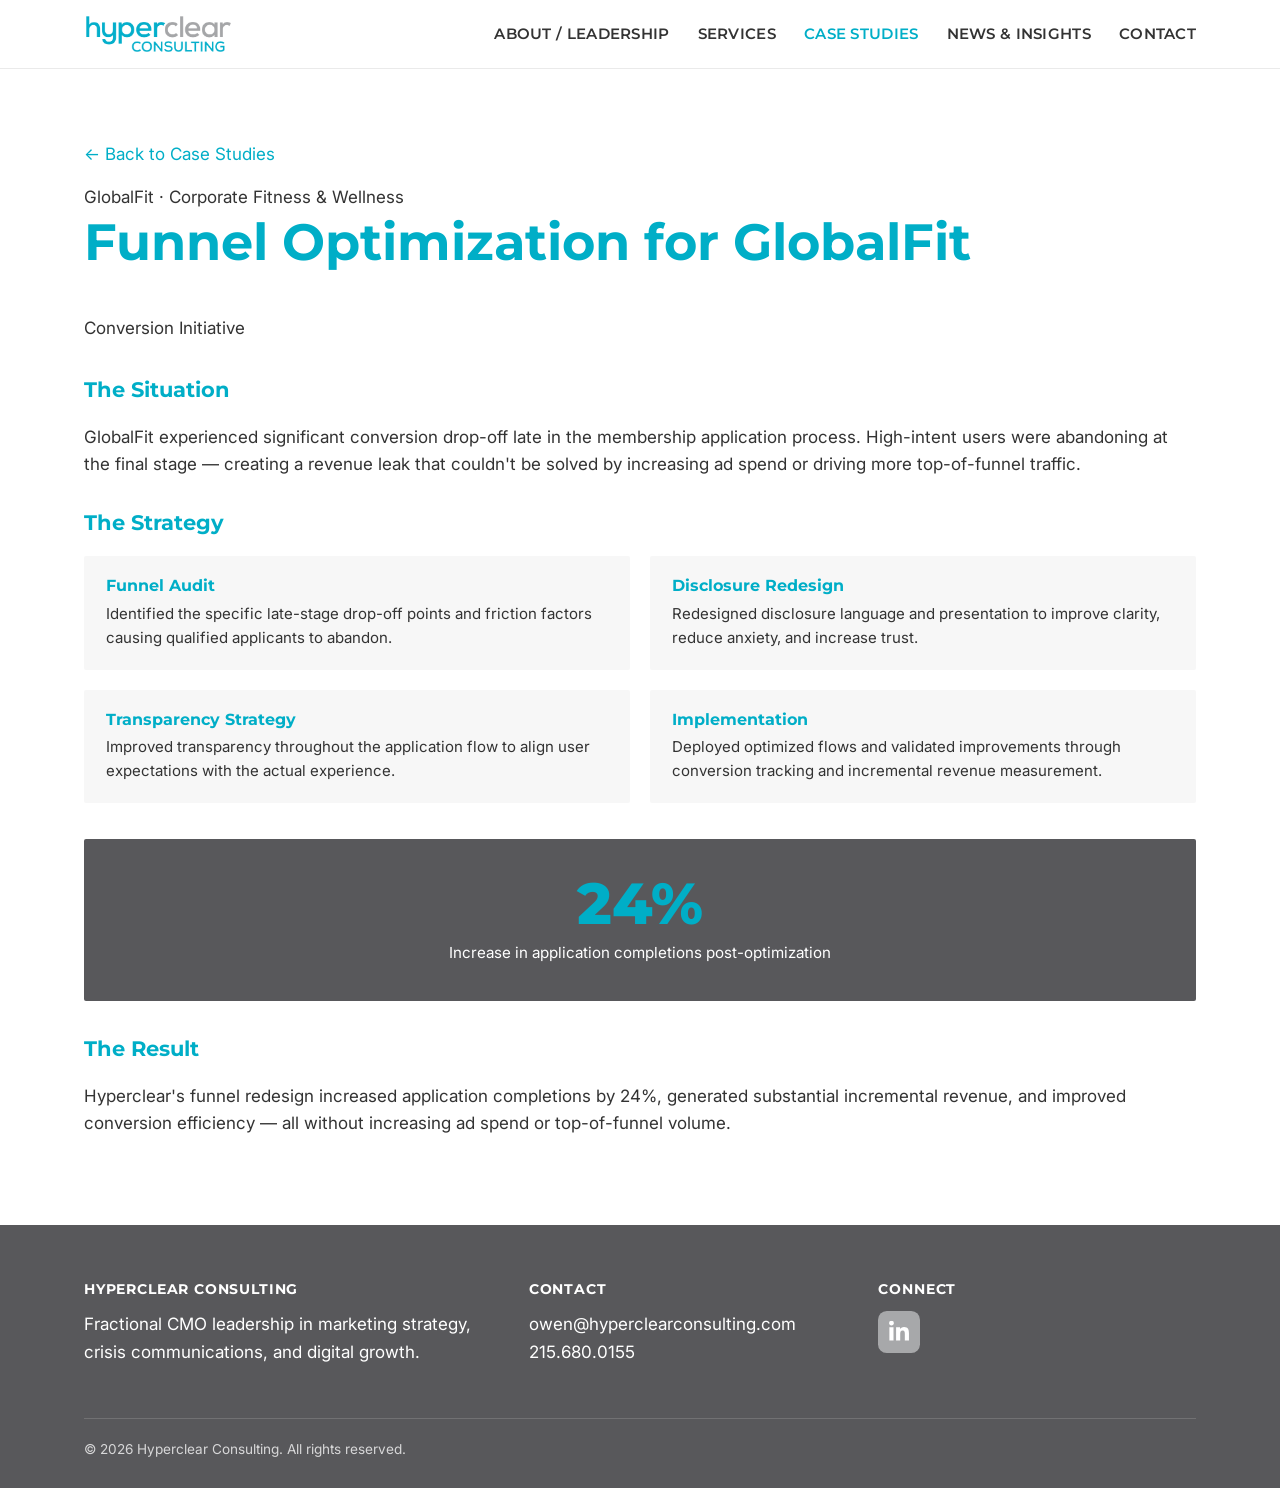
<file: case-study-globalfit.html>
<!DOCTYPE html>
<html lang="en">
<head>
<meta charset="UTF-8">
<meta name="viewport" content="width=device-width, initial-scale=1.0">
<title>Case Study: GlobalFit | Hyperclear Consulting</title>
<meta name="description" content="Funnel Optimization for GlobalFit — a Hyperclear Consulting case study.">
<meta name="robots" content="index, follow">
<link rel="stylesheet" href="assets/css/style.css">
</head>
<body>

  <header class="site-header">
    <div class="container">
      <a href="index.html"><img class="logo" src="assets/img/logo.png" alt="Hyperclear Consulting"></a>
      <button class="nav-toggle" aria-label="Menu" onclick="document.querySelector('.nav-links').classList.toggle('open')">&#9776;</button>
      <ul class="nav-links">
          <li><a href="about.html">About / Leadership</a></li>
          <li><a href="services.html">Services</a></li>
          <li><a href="case-studies.html" class="active">Case Studies</a></li>
          <li><a href="news-insights.html">News & Insights</a></li>
          <li><a href="contact.html">Contact</a></li>
      </ul>
    </div>
  </header>


  <section class="section section-white">
    <div class="container">
      <p><a href="case-studies.html">&larr; Back to Case Studies</a></p>
      <span class="card-eyebrow">GlobalFit &middot; Corporate Fitness & Wellness</span>
      <h1>Funnel Optimization for GlobalFit</h1>
      <p class="card-eyebrow" style="margin-top:6px;">Conversion Initiative</p>

      <h3 style="margin-top:36px;">The Situation</h3>
      <p>GlobalFit experienced significant conversion drop-off late in the membership application process. High-intent users were abandoning at the final stage — creating a revenue leak that couldn't be solved by increasing ad spend or driving more top-of-funnel traffic.</p>

      <h3 style="margin-top:32px;">The Strategy</h3>
      <div class="strategy-grid">
        <div class="strategy-item"><h4>Funnel Audit</h4><p>Identified the specific late-stage drop-off points and friction factors causing qualified applicants to abandon.</p></div>
        <div class="strategy-item"><h4>Disclosure Redesign</h4><p>Redesigned disclosure language and presentation to improve clarity, reduce anxiety, and increase trust.</p></div>
        <div class="strategy-item"><h4>Transparency Strategy</h4><p>Improved transparency throughout the application flow to align user expectations with the actual experience.</p></div>
        <div class="strategy-item"><h4>Implementation</h4><p>Deployed optimized flows and validated improvements through conversion tracking and incremental revenue measurement.</p></div>
      </div>

      <div class="stat-callout">
        <div class="stat-number">24%</div>
        <div class="stat-label">Increase in application completions post-optimization</div>
      </div>

      <h3>The Result</h3>
      <p>Hyperclear's funnel redesign increased application completions by 24%, generated substantial incremental revenue, and improved conversion efficiency — all without increasing ad spend or top-of-funnel volume.</p>
    </div>
  </section>


  <footer class="site-footer">
    <div class="container">
      <div class="footer-grid">
        <div>
          <h4>Hyperclear Consulting</h4>
          <p>Fractional CMO leadership in marketing strategy, crisis communications, and digital growth.</p>
        </div>
        <div>
          <h4>Contact</h4>
          <p><a href="mailto:owen@hyperclearconsulting.com">owen@hyperclearconsulting.com</a><br>
          <a href="tel:2156800155">215.680.0155</a></p>
        </div>
        <div>
          <h4>Connect</h4>
          <div class="social-links">
            <a href="https://www.linkedin.com/company/11852988" target="_blank" rel="noopener" aria-label="Hyperclear Consulting on LinkedIn"><svg viewBox="0 0 24 24" width="42" height="42" xmlns="http://www.w3.org/2000/svg"><rect width="24" height="24" rx="5" fill="#A7A8AA"/><svg x="5" y="5.5" width="14" height="13" viewBox="0 0 448 512"><path fill="#fff" d="M100.28 448H7.4V148.9h92.88zm-46.44-338.7C24.09 109.3 0 85.15 0 54.55a54.55 54.55 0 0 1 109.1 0c0 30.6-24.1 54.75-54.83 54.75zM447.9 448h-92.68V302.4c0-34.7-.7-79.3-48.29-79.3-48.29 0-55.7 37.7-55.7 76.7V448h-92.78V148.9h89.08v40.8h1.3c12.4-23.5 42.7-48.3 87.9-48.3 94 0 111.28 61.9 111.28 142.3V448z"/></svg></svg></a>
          </div>
        </div>
      </div>
      <div class="footer-bottom">
        &copy; 2026 Hyperclear Consulting. All rights reserved.
      </div>
    </div>
  </footer>

</body>
</html>
</file>
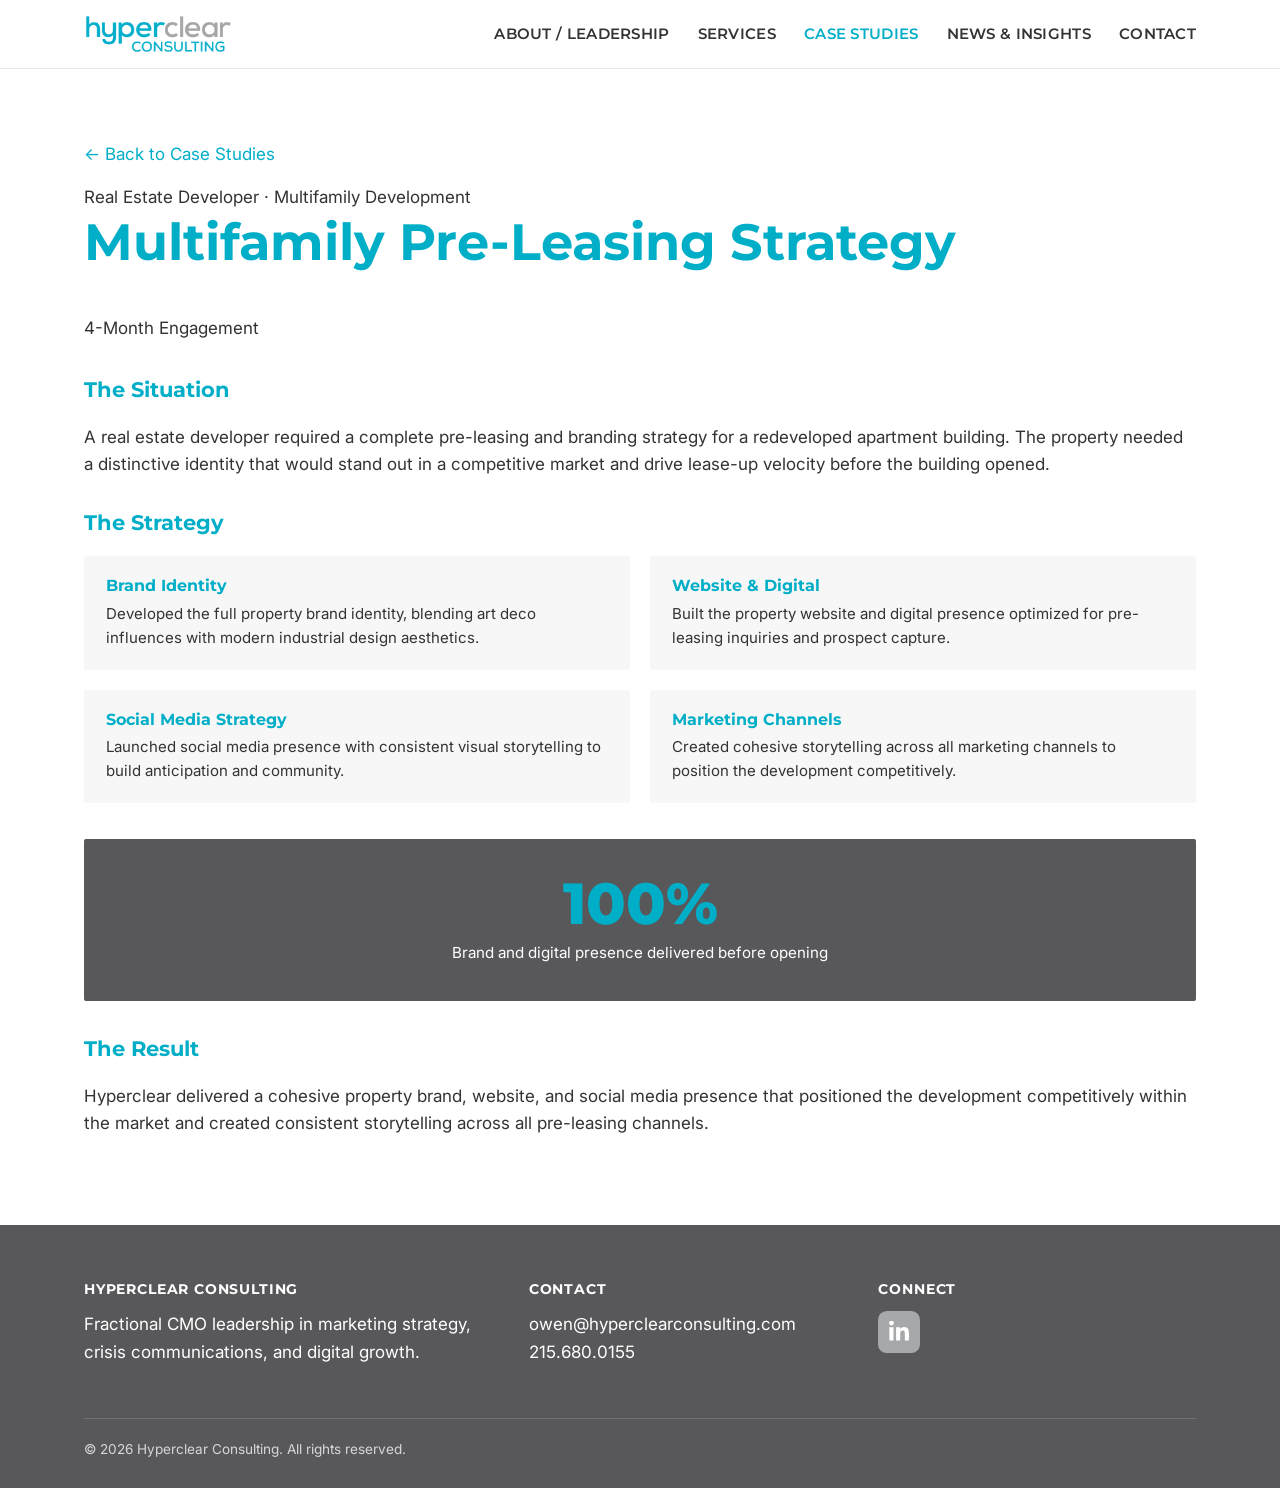
<file: case-study-multifamily-leasing.html>
<!DOCTYPE html>
<html lang="en">
<head>
<meta charset="UTF-8">
<meta name="viewport" content="width=device-width, initial-scale=1.0">
<title>Case Study: Real Estate Developer | Hyperclear Consulting</title>
<meta name="description" content="Multifamily Pre-Leasing Strategy — a Hyperclear Consulting case study.">
<meta name="robots" content="index, follow">
<link rel="stylesheet" href="assets/css/style.css">
</head>
<body>

  <header class="site-header">
    <div class="container">
      <a href="index.html"><img class="logo" src="assets/img/logo.png" alt="Hyperclear Consulting"></a>
      <button class="nav-toggle" aria-label="Menu" onclick="document.querySelector('.nav-links').classList.toggle('open')">&#9776;</button>
      <ul class="nav-links">
          <li><a href="about.html">About / Leadership</a></li>
          <li><a href="services.html">Services</a></li>
          <li><a href="case-studies.html" class="active">Case Studies</a></li>
          <li><a href="news-insights.html">News & Insights</a></li>
          <li><a href="contact.html">Contact</a></li>
      </ul>
    </div>
  </header>


  <section class="section section-white">
    <div class="container">
      <p><a href="case-studies.html">&larr; Back to Case Studies</a></p>
      <span class="card-eyebrow">Real Estate Developer &middot; Multifamily Development</span>
      <h1>Multifamily Pre-Leasing Strategy</h1>
      <p class="card-eyebrow" style="margin-top:6px;">4-Month Engagement</p>

      <h3 style="margin-top:36px;">The Situation</h3>
      <p>A real estate developer required a complete pre-leasing and branding strategy for a redeveloped apartment building. The property needed a distinctive identity that would stand out in a competitive market and drive lease-up velocity before the building opened.</p>

      <h3 style="margin-top:32px;">The Strategy</h3>
      <div class="strategy-grid">
        <div class="strategy-item"><h4>Brand Identity</h4><p>Developed the full property brand identity, blending art deco influences with modern industrial design aesthetics.</p></div>
        <div class="strategy-item"><h4>Website & Digital</h4><p>Built the property website and digital presence optimized for pre-leasing inquiries and prospect capture.</p></div>
        <div class="strategy-item"><h4>Social Media Strategy</h4><p>Launched social media presence with consistent visual storytelling to build anticipation and community.</p></div>
        <div class="strategy-item"><h4>Marketing Channels</h4><p>Created cohesive storytelling across all marketing channels to position the development competitively.</p></div>
      </div>

      <div class="stat-callout">
        <div class="stat-number">100%</div>
        <div class="stat-label">Brand and digital presence delivered before opening</div>
      </div>

      <h3>The Result</h3>
      <p>Hyperclear delivered a cohesive property brand, website, and social media presence that positioned the development competitively within the market and created consistent storytelling across all pre-leasing channels.</p>
    </div>
  </section>


  <footer class="site-footer">
    <div class="container">
      <div class="footer-grid">
        <div>
          <h4>Hyperclear Consulting</h4>
          <p>Fractional CMO leadership in marketing strategy, crisis communications, and digital growth.</p>
        </div>
        <div>
          <h4>Contact</h4>
          <p><a href="mailto:owen@hyperclearconsulting.com">owen@hyperclearconsulting.com</a><br>
          <a href="tel:2156800155">215.680.0155</a></p>
        </div>
        <div>
          <h4>Connect</h4>
          <div class="social-links">
            <a href="https://www.linkedin.com/company/11852988" target="_blank" rel="noopener" aria-label="Hyperclear Consulting on LinkedIn"><svg viewBox="0 0 24 24" width="42" height="42" xmlns="http://www.w3.org/2000/svg"><rect width="24" height="24" rx="5" fill="#A7A8AA"/><svg x="5" y="5.5" width="14" height="13" viewBox="0 0 448 512"><path fill="#fff" d="M100.28 448H7.4V148.9h92.88zm-46.44-338.7C24.09 109.3 0 85.15 0 54.55a54.55 54.55 0 0 1 109.1 0c0 30.6-24.1 54.75-54.83 54.75zM447.9 448h-92.68V302.4c0-34.7-.7-79.3-48.29-79.3-48.29 0-55.7 37.7-55.7 76.7V448h-92.78V148.9h89.08v40.8h1.3c12.4-23.5 42.7-48.3 87.9-48.3 94 0 111.28 61.9 111.28 142.3V448z"/></svg></svg></a>
          </div>
        </div>
      </div>
      <div class="footer-bottom">
        &copy; 2026 Hyperclear Consulting. All rights reserved.
      </div>
    </div>
  </footer>

</body>
</html>
</file>
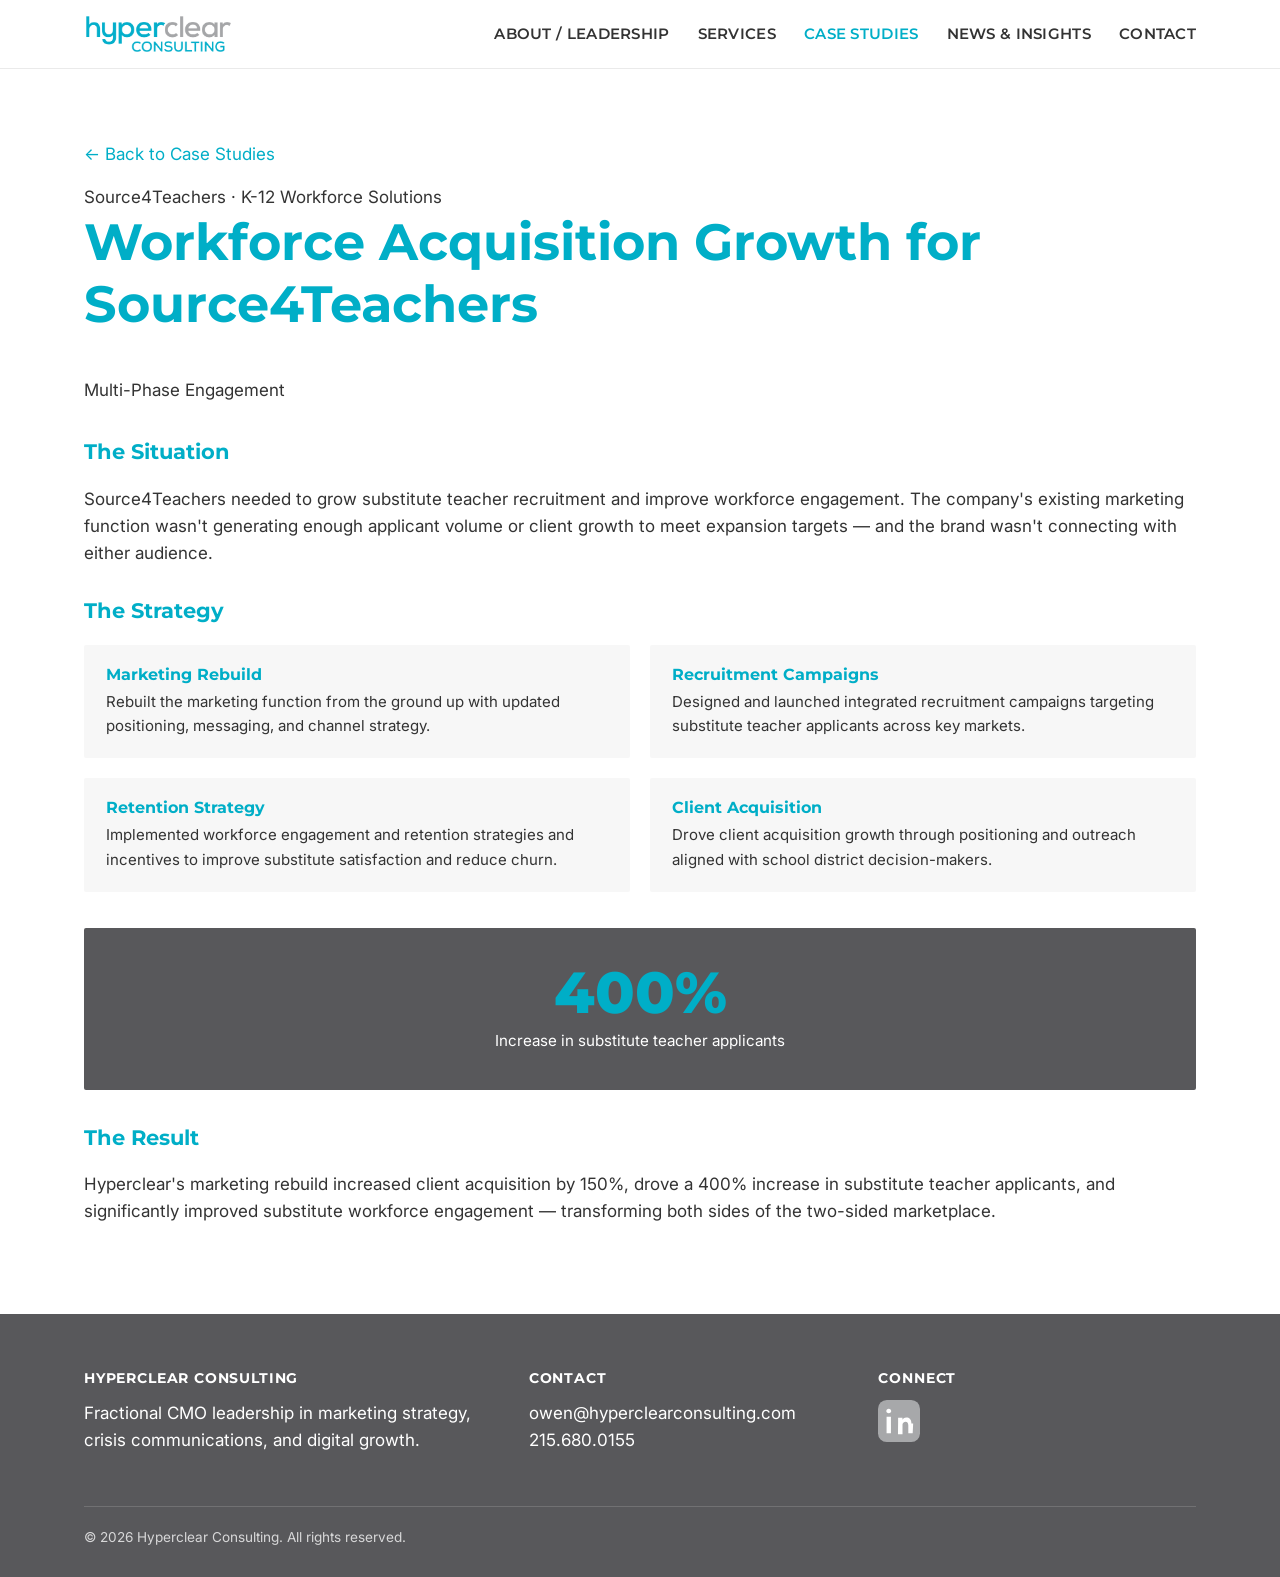
<file: case-study-source4teachers.html>
<!DOCTYPE html>
<html lang="en">
<head>
<meta charset="UTF-8">
<meta name="viewport" content="width=device-width, initial-scale=1.0">
<title>Case Study: Source4Teachers | Hyperclear Consulting</title>
<meta name="description" content="Workforce Acquisition Growth for Source4Teachers — a Hyperclear Consulting case study.">
<meta name="robots" content="index, follow">
<link rel="stylesheet" href="assets/css/style.css">
</head>
<body>

  <header class="site-header">
    <div class="container">
      <a href="index.html"><img class="logo" src="assets/img/logo.png" alt="Hyperclear Consulting"></a>
      <button class="nav-toggle" aria-label="Menu" onclick="document.querySelector('.nav-links').classList.toggle('open')">&#9776;</button>
      <ul class="nav-links">
          <li><a href="about.html">About / Leadership</a></li>
          <li><a href="services.html">Services</a></li>
          <li><a href="case-studies.html" class="active">Case Studies</a></li>
          <li><a href="news-insights.html">News & Insights</a></li>
          <li><a href="contact.html">Contact</a></li>
      </ul>
    </div>
  </header>


  <section class="section section-white">
    <div class="container">
      <p><a href="case-studies.html">&larr; Back to Case Studies</a></p>
      <span class="card-eyebrow">Source4Teachers &middot; K-12 Workforce Solutions</span>
      <h1>Workforce Acquisition Growth for Source4Teachers</h1>
      <p class="card-eyebrow" style="margin-top:6px;">Multi-Phase Engagement</p>

      <h3 style="margin-top:36px;">The Situation</h3>
      <p>Source4Teachers needed to grow substitute teacher recruitment and improve workforce engagement. The company's existing marketing function wasn't generating enough applicant volume or client growth to meet expansion targets — and the brand wasn't connecting with either audience.</p>

      <h3 style="margin-top:32px;">The Strategy</h3>
      <div class="strategy-grid">
        <div class="strategy-item"><h4>Marketing Rebuild</h4><p>Rebuilt the marketing function from the ground up with updated positioning, messaging, and channel strategy.</p></div>
        <div class="strategy-item"><h4>Recruitment Campaigns</h4><p>Designed and launched integrated recruitment campaigns targeting substitute teacher applicants across key markets.</p></div>
        <div class="strategy-item"><h4>Retention Strategy</h4><p>Implemented workforce engagement and retention strategies and incentives to improve substitute satisfaction and reduce churn.</p></div>
        <div class="strategy-item"><h4>Client Acquisition</h4><p>Drove client acquisition growth through positioning and outreach aligned with school district decision-makers.</p></div>
      </div>

      <div class="stat-callout">
        <div class="stat-number">400%</div>
        <div class="stat-label">Increase in substitute teacher applicants</div>
      </div>

      <h3>The Result</h3>
      <p>Hyperclear's marketing rebuild increased client acquisition by 150%, drove a 400% increase in substitute teacher applicants, and significantly improved substitute workforce engagement — transforming both sides of the two-sided marketplace.</p>
    </div>
  </section>


  <footer class="site-footer">
    <div class="container">
      <div class="footer-grid">
        <div>
          <h4>Hyperclear Consulting</h4>
          <p>Fractional CMO leadership in marketing strategy, crisis communications, and digital growth.</p>
        </div>
        <div>
          <h4>Contact</h4>
          <p><a href="mailto:owen@hyperclearconsulting.com">owen@hyperclearconsulting.com</a><br>
          <a href="tel:2156800155">215.680.0155</a></p>
        </div>
        <div>
          <h4>Connect</h4>
          <div class="social-links">
            <a href="https://www.linkedin.com/company/11852988" target="_blank" rel="noopener" aria-label="Hyperclear Consulting on LinkedIn"><svg viewBox="0 0 24 24" width="42" height="42" fill="none" xmlns="http://www.w3.org/2000/svg"><rect width="24" height="24" rx="5" fill="#A7A8AA"/><path d="M7.4 9.6H4.9V19h2.5V9.6ZM6.15 5c-.86 0-1.4.57-1.4 1.3 0 .72.52 1.3 1.37 1.3h.02c.88 0 1.4-.58 1.4-1.3C7.53 5.57 7.02 5 6.15 5ZM19.1 13.4c0-2.3-1.23-3.37-2.87-3.37-1.32 0-1.91.73-2.24 1.24v-1.07h-2.5c.03.7 0 9.4 0 9.4H14v-5.25c0-.28.02-.56.1-.76.23-.56.75-1.15 1.62-1.15 1.14 0 1.6.87 1.6 2.14V19h2.5l.28-5.6Z" fill="#fff"/></svg></a>
          </div>
        </div>
      </div>
      <div class="footer-bottom">
        &copy; 2026 Hyperclear Consulting. All rights reserved.
      </div>
    </div>
  </footer>

</body>
</html>
</file>
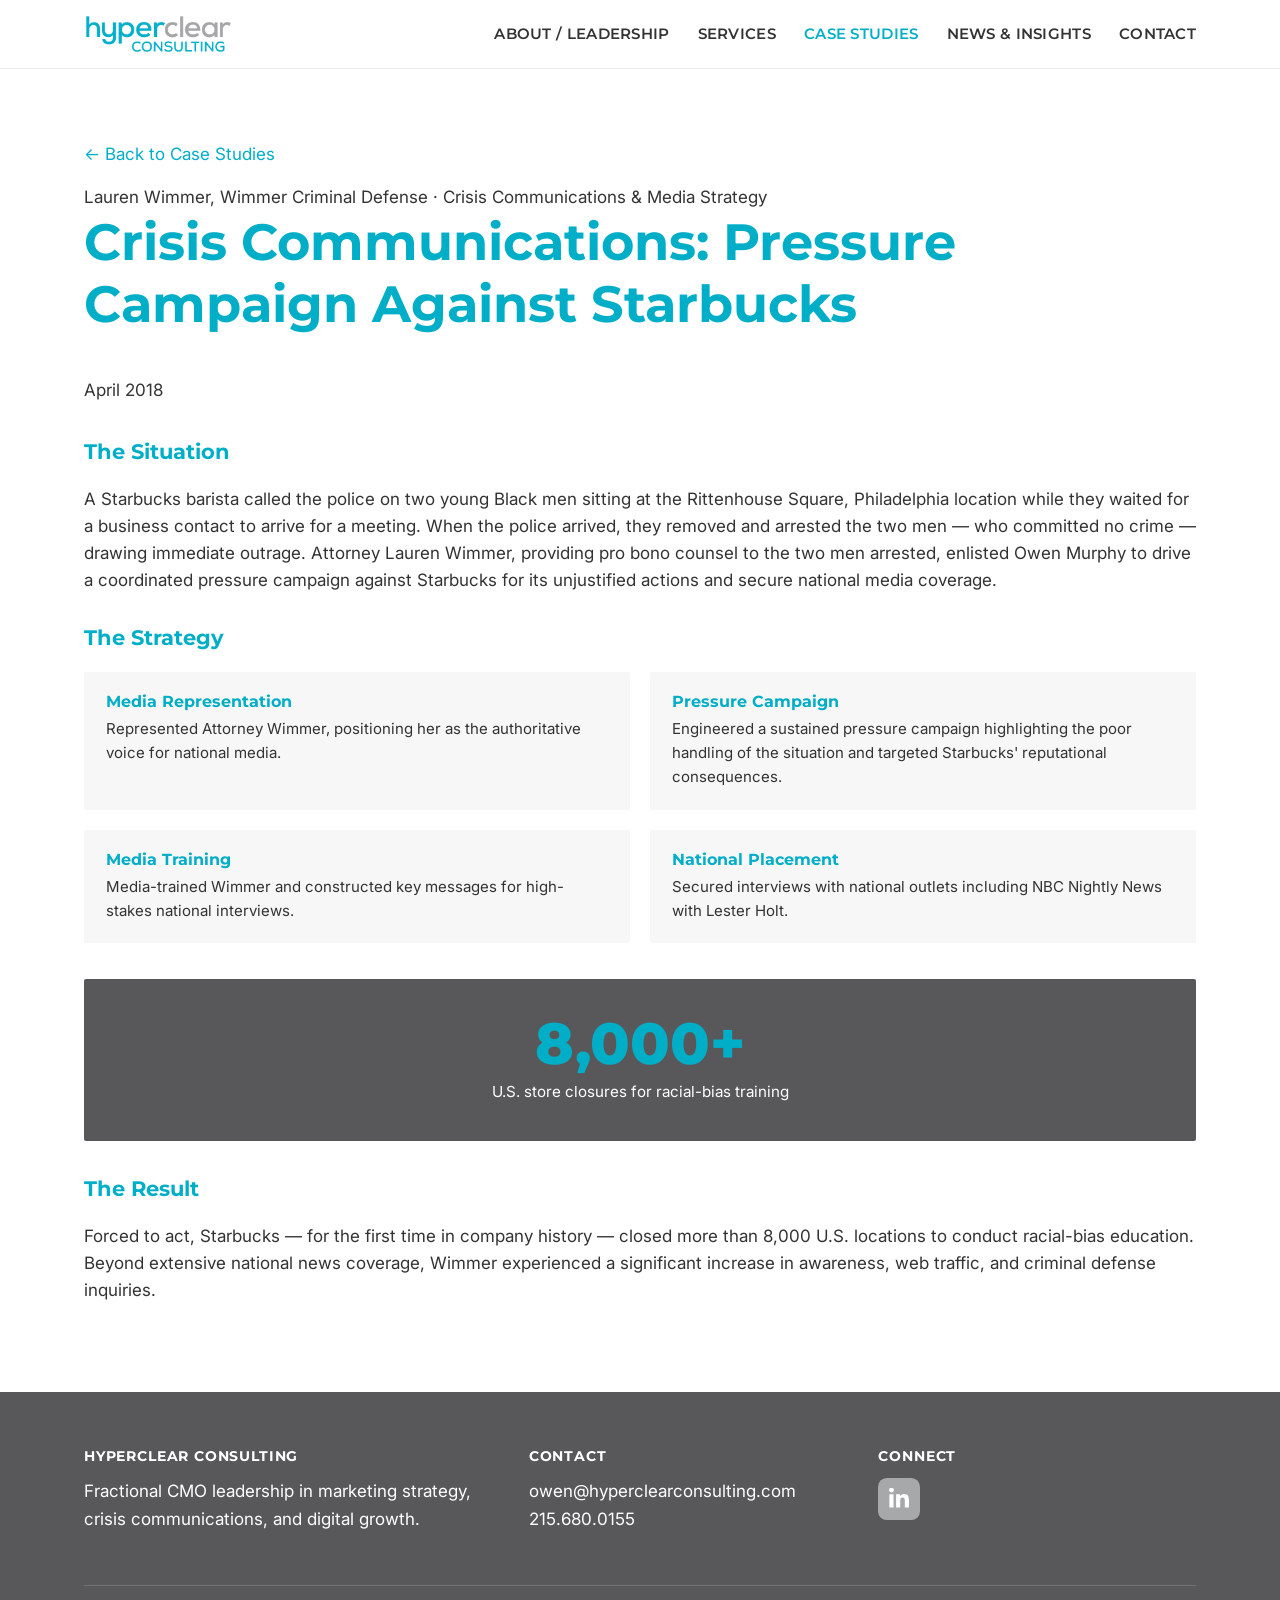
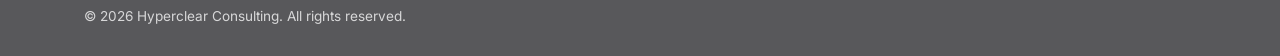
<file: case-study-starbucks.html>
<!DOCTYPE html>
<html lang="en">
<head>
<meta charset="UTF-8">
<meta name="viewport" content="width=device-width, initial-scale=1.0">
<title>Case Study: Lauren Wimmer, Wimmer Criminal Defense | Hyperclear Consulting</title>
<meta name="description" content="Crisis Communications: Pressure Campaign Against Starbucks — a Hyperclear Consulting case study.">
<meta name="robots" content="index, follow">
<link rel="stylesheet" href="assets/css/style.css">
</head>
<body>

  <header class="site-header">
    <div class="container">
      <a href="index.html"><img class="logo" src="assets/img/logo.png" alt="Hyperclear Consulting"></a>
      <button class="nav-toggle" aria-label="Menu" onclick="document.querySelector('.nav-links').classList.toggle('open')">&#9776;</button>
      <ul class="nav-links">
          <li><a href="about.html">About / Leadership</a></li>
          <li><a href="services.html">Services</a></li>
          <li><a href="case-studies.html" class="active">Case Studies</a></li>
          <li><a href="news-insights.html">News & Insights</a></li>
          <li><a href="contact.html">Contact</a></li>
      </ul>
    </div>
  </header>


  <section class="section section-white">
    <div class="container">
      <p><a href="case-studies.html">&larr; Back to Case Studies</a></p>
      <span class="card-eyebrow">Lauren Wimmer, Wimmer Criminal Defense &middot; Crisis Communications & Media Strategy</span>
      <h1>Crisis Communications: Pressure Campaign Against Starbucks</h1>
      <p class="card-eyebrow" style="margin-top:6px;">April 2018</p>

      <h3 style="margin-top:36px;">The Situation</h3>
      <p>A Starbucks barista called the police on two young Black men sitting at the Rittenhouse Square, Philadelphia location while they waited for a business contact to arrive for a meeting. When the police arrived, they removed and arrested the two men — who committed no crime — drawing immediate outrage. Attorney Lauren Wimmer, providing pro bono counsel to the two men arrested, enlisted Owen Murphy to drive a coordinated pressure campaign against Starbucks for its unjustified actions and secure national media coverage.</p>

      <h3 style="margin-top:32px;">The Strategy</h3>
      <div class="strategy-grid">
        <div class="strategy-item"><h4>Media Representation</h4><p>Represented Attorney Wimmer, positioning her as the authoritative voice for national media.</p></div>
        <div class="strategy-item"><h4>Pressure Campaign</h4><p>Engineered a sustained pressure campaign highlighting the poor handling of the situation and targeted Starbucks' reputational consequences.</p></div>
        <div class="strategy-item"><h4>Media Training</h4><p>Media-trained Wimmer and constructed key messages for high-stakes national interviews.</p></div>
        <div class="strategy-item"><h4>National Placement</h4><p>Secured interviews with national outlets including NBC Nightly News with Lester Holt.</p></div>
      </div>

      <div class="stat-callout">
        <div class="stat-number">8,000+</div>
        <div class="stat-label">U.S. store closures for racial-bias training</div>
      </div>

      <h3>The Result</h3>
      <p>Forced to act, Starbucks — for the first time in company history — closed more than 8,000 U.S. locations to conduct racial-bias education. Beyond extensive national news coverage, Wimmer experienced a significant increase in awareness, web traffic, and criminal defense inquiries.</p>
    </div>
  </section>


  <footer class="site-footer">
    <div class="container">
      <div class="footer-grid">
        <div>
          <h4>Hyperclear Consulting</h4>
          <p>Fractional CMO leadership in marketing strategy, crisis communications, and digital growth.</p>
        </div>
        <div>
          <h4>Contact</h4>
          <p><a href="mailto:owen@hyperclearconsulting.com">owen@hyperclearconsulting.com</a><br>
          <a href="tel:2156800155">215.680.0155</a></p>
        </div>
        <div>
          <h4>Connect</h4>
          <div class="social-links">
            <a href="https://www.linkedin.com/company/11852988" target="_blank" rel="noopener" aria-label="Hyperclear Consulting on LinkedIn"><svg viewBox="0 0 24 24" width="42" height="42" xmlns="http://www.w3.org/2000/svg"><rect width="24" height="24" rx="5" fill="#A7A8AA"/><svg x="5" y="5.5" width="14" height="13" viewBox="0 0 448 512"><path fill="#fff" d="M100.28 448H7.4V148.9h92.88zm-46.44-338.7C24.09 109.3 0 85.15 0 54.55a54.55 54.55 0 0 1 109.1 0c0 30.6-24.1 54.75-54.83 54.75zM447.9 448h-92.68V302.4c0-34.7-.7-79.3-48.29-79.3-48.29 0-55.7 37.7-55.7 76.7V448h-92.78V148.9h89.08v40.8h1.3c12.4-23.5 42.7-48.3 87.9-48.3 94 0 111.28 61.9 111.28 142.3V448z"/></svg></svg></a>
          </div>
        </div>
      </div>
      <div class="footer-bottom">
        &copy; 2026 Hyperclear Consulting. All rights reserved.
      </div>
    </div>
  </footer>

</body>
</html>
</file>
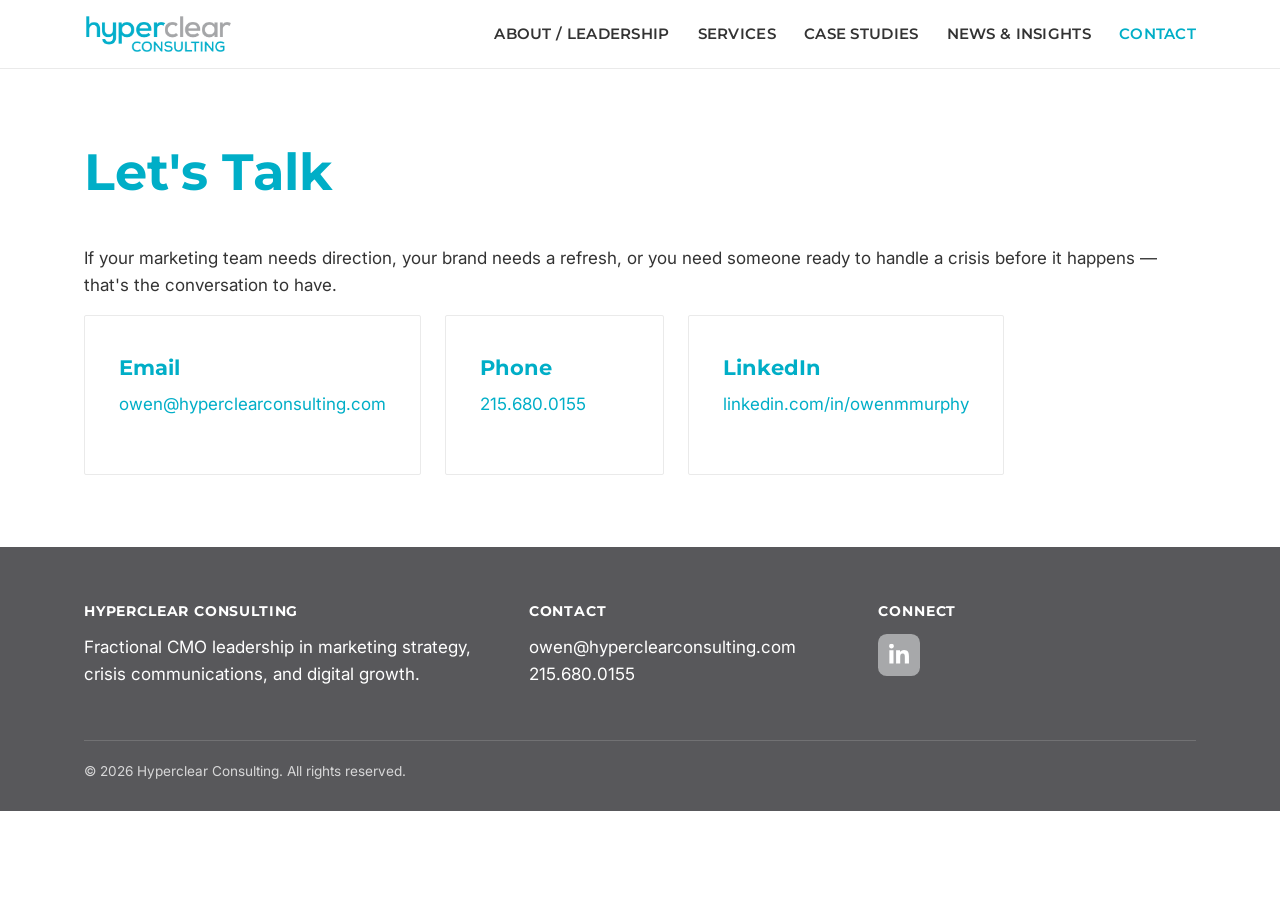
<file: contact.html>
<!DOCTYPE html>
<html lang="en">
<head>
<meta charset="UTF-8">
<meta name="viewport" content="width=device-width, initial-scale=1.0">
<title>Contact | Hyperclear Consulting</title>
<meta name="description" content="Get in touch with Hyperclear Consulting.">
<meta name="robots" content="index, follow">
<link rel="stylesheet" href="assets/css/style.css">
</head>
<body>

  <header class="site-header">
    <div class="container">
      <a href="index.html"><img class="logo" src="assets/img/logo.png" alt="Hyperclear Consulting"></a>
      <button class="nav-toggle" aria-label="Menu" onclick="document.querySelector('.nav-links').classList.toggle('open')">&#9776;</button>
      <ul class="nav-links">
          <li><a href="about.html">About / Leadership</a></li>
          <li><a href="services.html">Services</a></li>
          <li><a href="case-studies.html">Case Studies</a></li>
          <li><a href="news-insights.html">News & Insights</a></li>
          <li><a href="contact.html" class="active">Contact</a></li>
      </ul>
    </div>
  </header>


  <section class="section section-white">
    <div class="container">
      <h1>Let's Talk</h1>
      <p class="lede">If your marketing team needs direction, your brand needs a refresh, or you need someone ready to handle a crisis before it happens — that's the conversation to have.</p>
      <div class="contact-grid">
        <div class="card">
          <h3>Email</h3>
          <p><a href="mailto:owen@hyperclearconsulting.com">owen@hyperclearconsulting.com</a></p>
        </div>
        <div class="card">
          <h3>Phone</h3>
          <p><a href="tel:2156800155">215.680.0155</a></p>
        </div>
        <div class="card">
          <h3>LinkedIn</h3>
          <p><a href="https://www.linkedin.com/in/owenmmurphy" target="_blank" rel="noopener">linkedin.com/in/owenmmurphy</a></p>
        </div>
      </div>
    </div>
  </section>


  <footer class="site-footer">
    <div class="container">
      <div class="footer-grid">
        <div>
          <h4>Hyperclear Consulting</h4>
          <p>Fractional CMO leadership in marketing strategy, crisis communications, and digital growth.</p>
        </div>
        <div>
          <h4>Contact</h4>
          <p><a href="mailto:owen@hyperclearconsulting.com">owen@hyperclearconsulting.com</a><br>
          <a href="tel:2156800155">215.680.0155</a></p>
        </div>
        <div>
          <h4>Connect</h4>
          <div class="social-links">
            <a href="https://www.linkedin.com/company/11852988" target="_blank" rel="noopener" aria-label="Hyperclear Consulting on LinkedIn"><svg viewBox="0 0 24 24" width="42" height="42" xmlns="http://www.w3.org/2000/svg"><rect width="24" height="24" rx="5" fill="#A7A8AA"/><svg x="5" y="5.5" width="14" height="13" viewBox="0 0 448 512"><path fill="#fff" d="M100.28 448H7.4V148.9h92.88zm-46.44-338.7C24.09 109.3 0 85.15 0 54.55a54.55 54.55 0 0 1 109.1 0c0 30.6-24.1 54.75-54.83 54.75zM447.9 448h-92.68V302.4c0-34.7-.7-79.3-48.29-79.3-48.29 0-55.7 37.7-55.7 76.7V448h-92.78V148.9h89.08v40.8h1.3c12.4-23.5 42.7-48.3 87.9-48.3 94 0 111.28 61.9 111.28 142.3V448z"/></svg></svg></a>
          </div>
        </div>
      </div>
      <div class="footer-bottom">
        &copy; 2026 Hyperclear Consulting. All rights reserved.
      </div>
    </div>
  </footer>

</body>
</html>
</file>
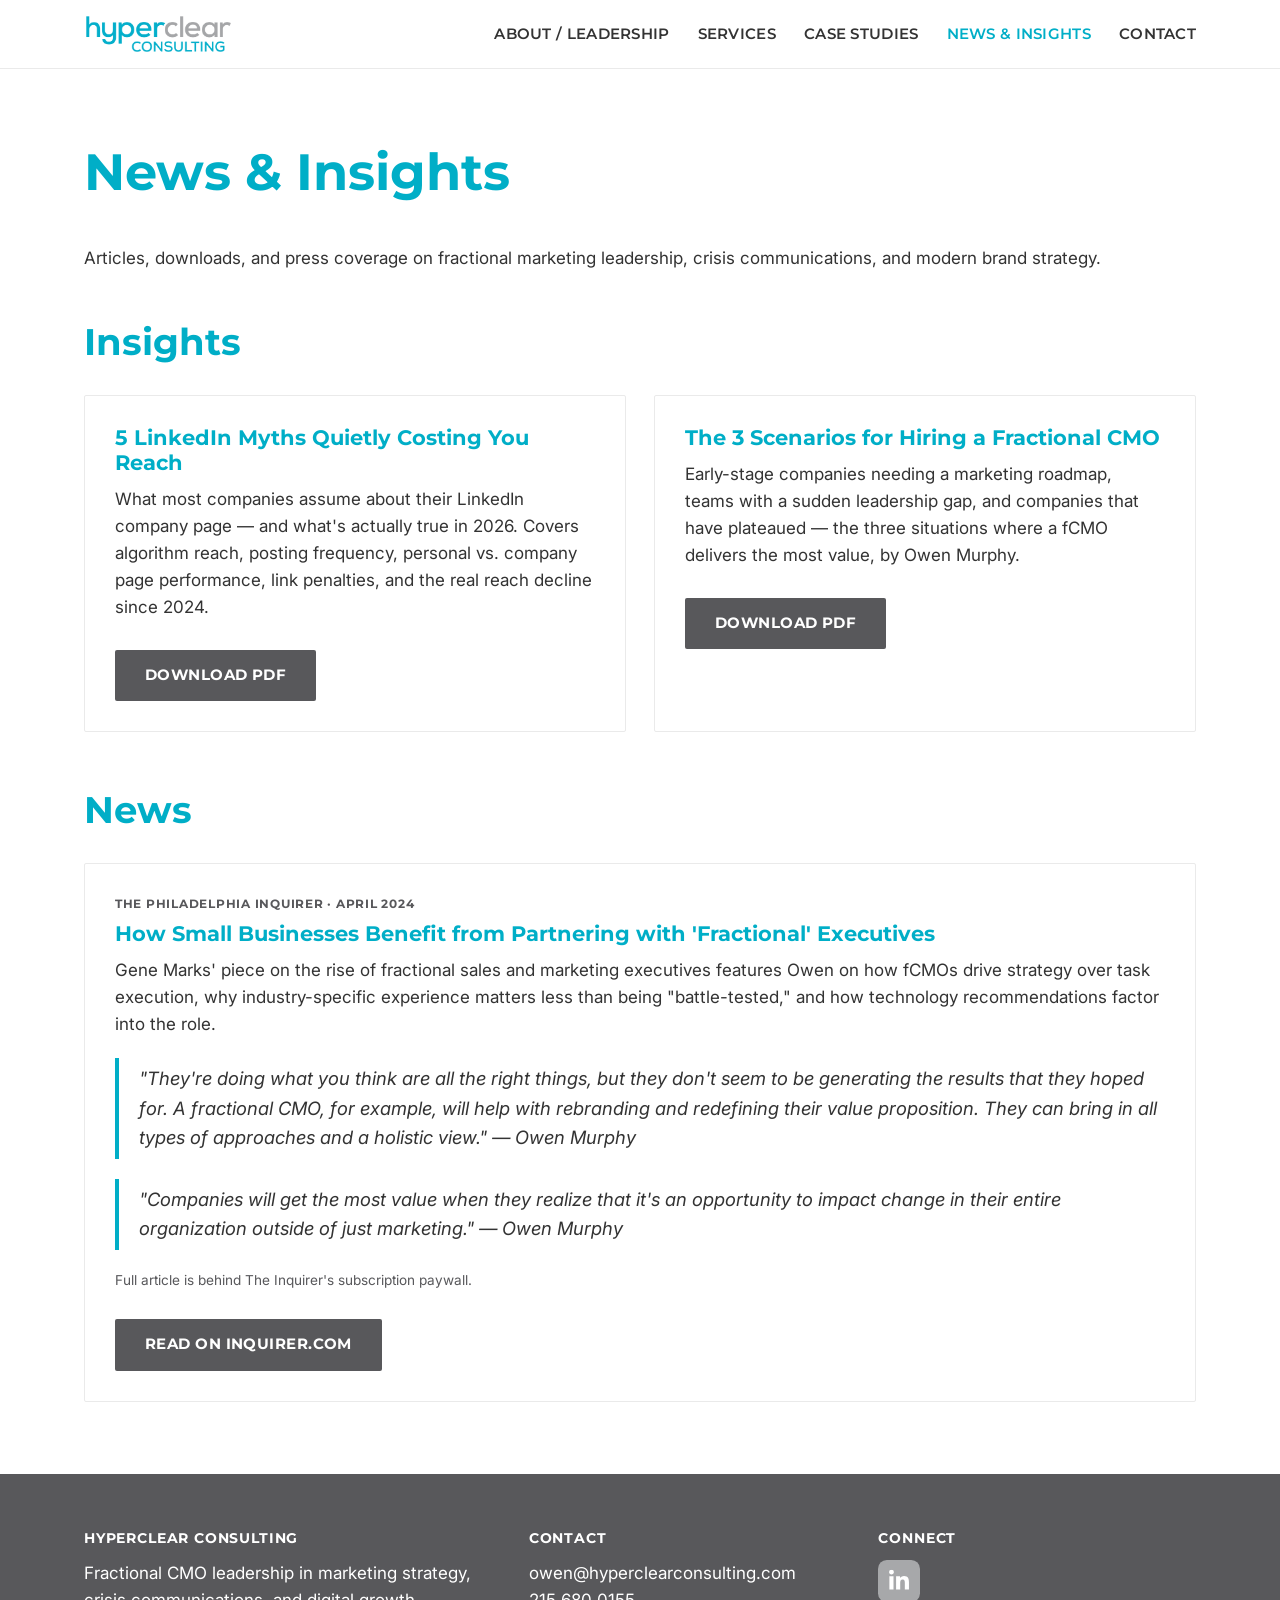
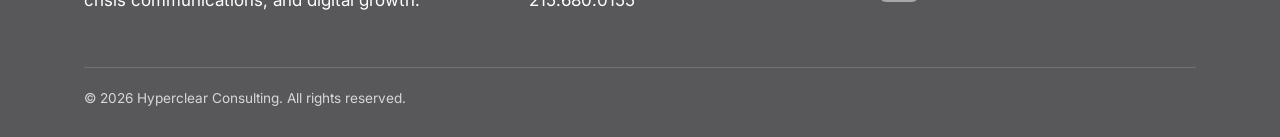
<file: news-insights.html>
<!DOCTYPE html>
<html lang="en">
<head>
<meta charset="UTF-8">
<meta name="viewport" content="width=device-width, initial-scale=1.0">
<title>News & Insights | Hyperclear Consulting</title>
<meta name="description" content="Articles, downloads, and press coverage from Hyperclear Consulting.">
<meta name="robots" content="index, follow">
<link rel="stylesheet" href="assets/css/style.css">
</head>
<body>

  <header class="site-header">
    <div class="container">
      <a href="index.html"><img class="logo" src="assets/img/logo.png" alt="Hyperclear Consulting"></a>
      <button class="nav-toggle" aria-label="Menu" onclick="document.querySelector('.nav-links').classList.toggle('open')">&#9776;</button>
      <ul class="nav-links">
          <li><a href="about.html">About / Leadership</a></li>
          <li><a href="services.html">Services</a></li>
          <li><a href="case-studies.html">Case Studies</a></li>
          <li><a href="news-insights.html" class="active">News & Insights</a></li>
          <li><a href="contact.html">Contact</a></li>
      </ul>
    </div>
  </header>


  <section class="section section-white">
    <div class="container">
      <h1>News &amp; Insights</h1>
      <p class="lede">Articles, downloads, and press coverage on fractional marketing leadership, crisis communications, and modern brand strategy.</p>

      <h2 style="margin-top:48px;">Insights</h2>
      <div class="card-grid">
        <div class="card">
          <h3>5 LinkedIn Myths Quietly Costing You Reach</h3>
          <p>What most companies assume about their LinkedIn company page — and what's actually true in 2026. Covers algorithm reach, posting frequency, personal vs. company page performance, link penalties, and the real reach decline since 2024.</p>
          <a class="btn" href="assets/downloads/LinkedIn-Myths-OnePager.pdf" target="_blank">Download PDF</a>
        </div>
        <div class="card">
          <h3>The 3 Scenarios for Hiring a Fractional CMO</h3>
          <p>Early-stage companies needing a marketing roadmap, teams with a sudden leadership gap, and companies that have plateaued — the three situations where a fCMO delivers the most value, by Owen Murphy.</p>
          <a class="btn" href="assets/downloads/Top-3-Scenarios-to-Hire-a-fCMO.pdf" target="_blank">Download PDF</a>
        </div>
      </div>

      <h2 style="margin-top:56px;">News</h2>
      <div class="card">
        <span class="card-eyebrow">The Philadelphia Inquirer &middot; April 2024</span>
        <h3>How Small Businesses Benefit from Partnering with 'Fractional' Executives</h3>
        <p>Gene Marks' piece on the rise of fractional sales and marketing executives features Owen on how fCMOs drive strategy over task execution, why industry-specific experience matters less than being "battle-tested," and how technology recommendations factor into the role.</p>
        <blockquote class="pull-quote">"They're doing what you think are all the right things, but they don't seem to be generating the results that they hoped for. A fractional CMO, for example, will help with rebranding and redefining their value proposition. They can bring in all types of approaches and a holistic view." &mdash; Owen Murphy</blockquote>
        <blockquote class="pull-quote">"Companies will get the most value when they realize that it's an opportunity to impact change in their entire organization outside of just marketing." &mdash; Owen Murphy</blockquote>
        <p style="font-size:0.85rem;color:var(--color-grey-section);">Full article is behind The Inquirer's subscription paywall.</p>
        <a class="btn" href="https://www.inquirer.com/business/small-business/marketing-sales-revenue-executives-small-business-advantage-contracts-20240402.html" target="_blank" rel="noopener">Read on Inquirer.com</a>
      </div>
    </div>
  </section>


  <footer class="site-footer">
    <div class="container">
      <div class="footer-grid">
        <div>
          <h4>Hyperclear Consulting</h4>
          <p>Fractional CMO leadership in marketing strategy, crisis communications, and digital growth.</p>
        </div>
        <div>
          <h4>Contact</h4>
          <p><a href="mailto:owen@hyperclearconsulting.com">owen@hyperclearconsulting.com</a><br>
          <a href="tel:2156800155">215.680.0155</a></p>
        </div>
        <div>
          <h4>Connect</h4>
          <div class="social-links">
            <a href="https://www.linkedin.com/company/11852988" target="_blank" rel="noopener" aria-label="Hyperclear Consulting on LinkedIn"><svg viewBox="0 0 24 24" width="42" height="42" xmlns="http://www.w3.org/2000/svg"><rect width="24" height="24" rx="5" fill="#A7A8AA"/><svg x="5" y="5.5" width="14" height="13" viewBox="0 0 448 512"><path fill="#fff" d="M100.28 448H7.4V148.9h92.88zm-46.44-338.7C24.09 109.3 0 85.15 0 54.55a54.55 54.55 0 0 1 109.1 0c0 30.6-24.1 54.75-54.83 54.75zM447.9 448h-92.68V302.4c0-34.7-.7-79.3-48.29-79.3-48.29 0-55.7 37.7-55.7 76.7V448h-92.78V148.9h89.08v40.8h1.3c12.4-23.5 42.7-48.3 87.9-48.3 94 0 111.28 61.9 111.28 142.3V448z"/></svg></svg></a>
          </div>
        </div>
      </div>
      <div class="footer-bottom">
        &copy; 2026 Hyperclear Consulting. All rights reserved.
      </div>
    </div>
  </footer>

</body>
</html>
</file>
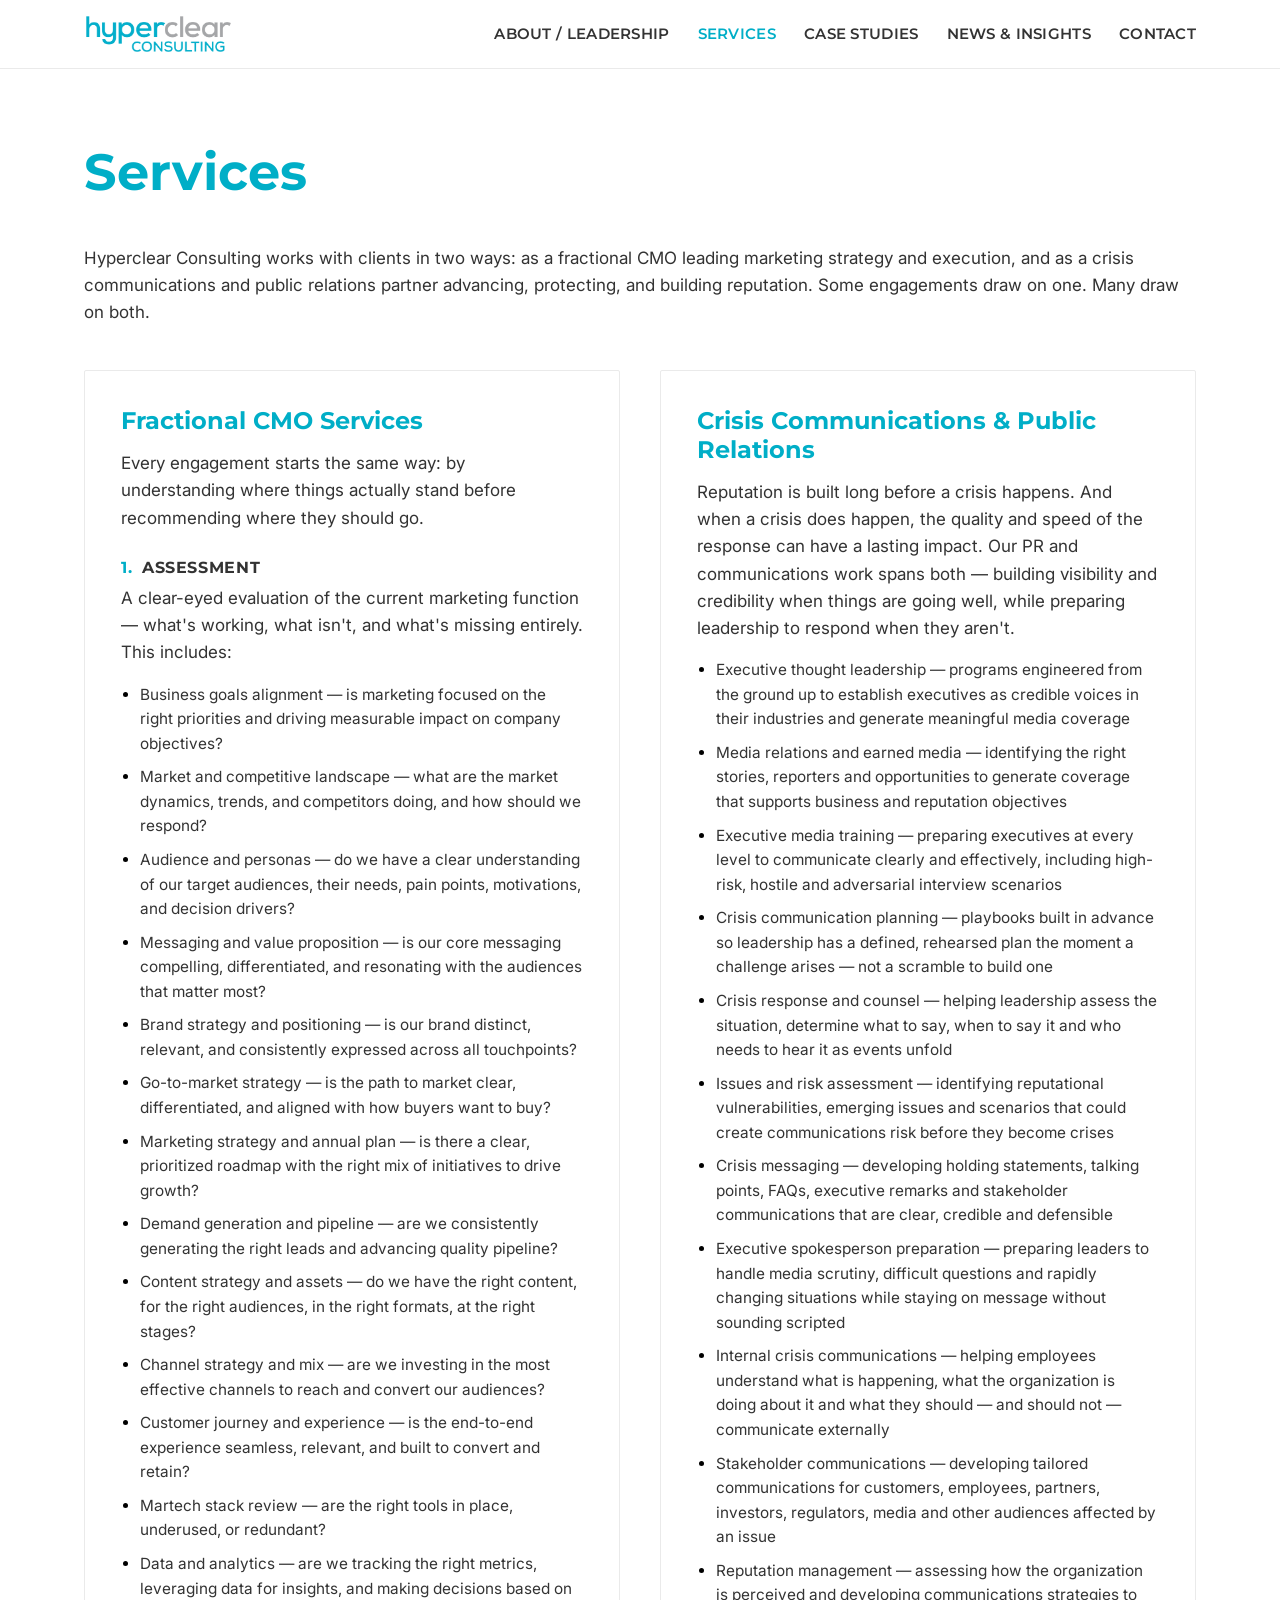
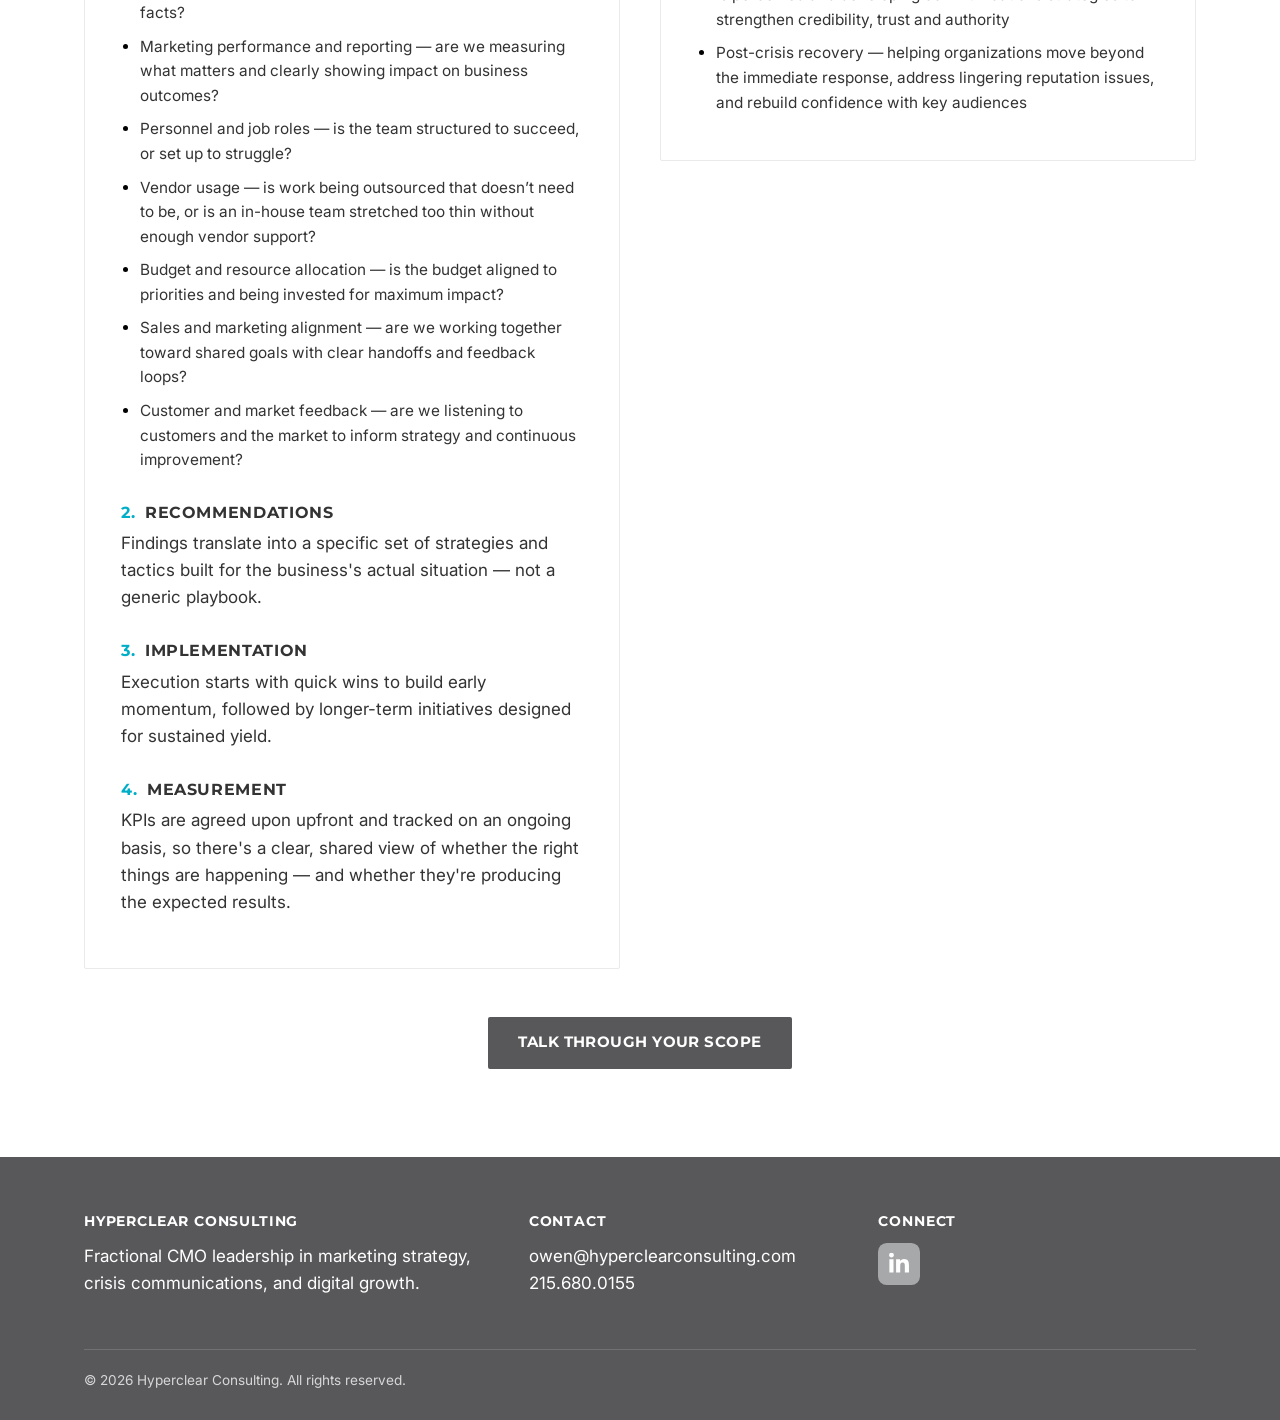
<file: services.html>
<!DOCTYPE html>
<html lang="en">
<head>
<meta charset="UTF-8">
<meta name="viewport" content="width=device-width, initial-scale=1.0">
<title>Services | Hyperclear Consulting</title>
<meta name="description" content="Fractional CMO leadership and crisis communications & public relations services.">
<meta name="robots" content="index, follow">
<link rel="stylesheet" href="assets/css/style.css">
</head>
<body>

  <header class="site-header">
    <div class="container">
      <a href="index.html"><img class="logo" src="assets/img/logo.png" alt="Hyperclear Consulting"></a>
      <button class="nav-toggle" aria-label="Menu" onclick="document.querySelector('.nav-links').classList.toggle('open')">&#9776;</button>
      <ul class="nav-links">
          <li><a href="about.html">About / Leadership</a></li>
          <li><a href="services.html" class="active">Services</a></li>
          <li><a href="case-studies.html">Case Studies</a></li>
          <li><a href="news-insights.html">News & Insights</a></li>
          <li><a href="contact.html">Contact</a></li>
      </ul>
    </div>
  </header>


  <section class="section section-white">
    <div class="container">
      <h1>Services</h1>
      <p class="lede">Hyperclear Consulting works with clients in two ways: as a fractional CMO leading marketing strategy and execution, and as a crisis communications and public relations partner advancing, protecting, and building reputation. Some engagements draw on one. Many draw on both.</p>

      <div class="services-columns">
        <div class="service-column">
          <h2>Fractional CMO Services</h2>
          <p>Every engagement starts the same way: by understanding where things actually stand before recommending where they should go.</p>

          <h3><span class="step-num">1.</span> Assessment</h3>
          <p>A clear-eyed evaluation of the current marketing function — what's working, what isn't, and what's missing entirely. This includes:</p>
          <ul>
          <li>Business goals alignment — is marketing focused on the right priorities and driving measurable impact on company objectives?</li>
          <li>Market and competitive landscape — what are the market dynamics, trends, and competitors doing, and how should we respond?</li>
          <li>Audience and personas — do we have a clear understanding of our target audiences, their needs, pain points, motivations, and decision drivers?</li>
          <li>Messaging and value proposition — is our core messaging compelling, differentiated, and resonating with the audiences that matter most?</li>
          <li>Brand strategy and positioning — is our brand distinct, relevant, and consistently expressed across all touchpoints?</li>
          <li>Go-to-market strategy — is the path to market clear, differentiated, and aligned with how buyers want to buy?</li>
          <li>Marketing strategy and annual plan — is there a clear, prioritized roadmap with the right mix of initiatives to drive growth?</li>
          <li>Demand generation and pipeline — are we consistently generating the right leads and advancing quality pipeline?</li>
          <li>Content strategy and assets — do we have the right content, for the right audiences, in the right formats, at the right stages?</li>
          <li>Channel strategy and mix — are we investing in the most effective channels to reach and convert our audiences?</li>
          <li>Customer journey and experience — is the end-to-end experience seamless, relevant, and built to convert and retain?</li>
          <li>Martech stack review — are the right tools in place, underused, or redundant?</li>
          <li>Data and analytics — are we tracking the right metrics, leveraging data for insights, and making decisions based on facts?</li>
          <li>Marketing performance and reporting — are we measuring what matters and clearly showing impact on business outcomes?</li>
          <li>Personnel and job roles — is the team structured to succeed, or set up to struggle?</li>
          <li>Vendor usage — is work being outsourced that doesn’t need to be, or is an in-house team stretched too thin without enough vendor support?</li>
          <li>Budget and resource allocation — is the budget aligned to priorities and being invested for maximum impact?</li>
          <li>Sales and marketing alignment — are we working together toward shared goals with clear handoffs and feedback loops?</li>
          <li>Customer and market feedback — are we listening to customers and the market to inform strategy and continuous improvement?</li>
        </ul>

          <h3><span class="step-num">2.</span> Recommendations</h3>
          <p>Findings translate into a specific set of strategies and tactics built for the business's actual situation — not a generic playbook.</p>

          <h3><span class="step-num">3.</span> Implementation</h3>
          <p>Execution starts with quick wins to build early momentum, followed by longer-term initiatives designed for sustained yield.</p>

          <h3><span class="step-num">4.</span> Measurement</h3>
          <p>KPIs are agreed upon upfront and tracked on an ongoing basis, so there's a clear, shared view of whether the right things are happening — and whether they're producing the expected results.</p>
        </div>

        <div class="service-column">
          <h2>Crisis Communications &amp; Public Relations</h2>
          <p>Reputation is built long before a crisis happens. And when a crisis does happen, the quality and speed of the response can have a lasting impact. Our PR and communications work spans both — building visibility and credibility when things are going well, while preparing leadership to respond when they aren't.</p>
          <ul>
          <li>Executive thought leadership — programs engineered from the ground up to establish executives as credible voices in their industries and generate meaningful media coverage</li>
          <li>Media relations and earned media — identifying the right stories, reporters and opportunities to generate coverage that supports business and reputation objectives</li>
          <li>Executive media training — preparing executives at every level to communicate clearly and effectively, including high-risk, hostile and adversarial interview scenarios</li>
          <li>Crisis communication planning — playbooks built in advance so leadership has a defined, rehearsed plan the moment a challenge arises — not a scramble to build one</li>
          <li>Crisis response and counsel — helping leadership assess the situation, determine what to say, when to say it and who needs to hear it as events unfold</li>
          <li>Issues and risk assessment — identifying reputational vulnerabilities, emerging issues and scenarios that could create communications risk before they become crises</li>
          <li>Crisis messaging — developing holding statements, talking points, FAQs, executive remarks and stakeholder communications that are clear, credible and defensible</li>
          <li>Executive spokesperson preparation — preparing leaders to handle media scrutiny, difficult questions and rapidly changing situations while staying on message without sounding scripted</li>
          <li>Internal crisis communications — helping employees understand what is happening, what the organization is doing about it and what they should — and should not — communicate externally</li>
          <li>Stakeholder communications — developing tailored communications for customers, employees, partners, investors, regulators, media and other audiences affected by an issue</li>
          <li>Reputation management — assessing how the organization is perceived and developing communications strategies to strengthen credibility, trust and authority</li>
          <li>Post-crisis recovery — helping organizations move beyond the immediate response, address lingering reputation issues, and rebuild confidence with key audiences</li>
        </ul>
        </div>
      </div>

      <p class="text-center" style="margin-top:48px;"><a class="btn" href="contact.html">Talk Through Your Scope</a></p>
    </div>
  </section>


  <footer class="site-footer">
    <div class="container">
      <div class="footer-grid">
        <div>
          <h4>Hyperclear Consulting</h4>
          <p>Fractional CMO leadership in marketing strategy, crisis communications, and digital growth.</p>
        </div>
        <div>
          <h4>Contact</h4>
          <p><a href="mailto:owen@hyperclearconsulting.com">owen@hyperclearconsulting.com</a><br>
          <a href="tel:2156800155">215.680.0155</a></p>
        </div>
        <div>
          <h4>Connect</h4>
          <div class="social-links">
            <a href="https://www.linkedin.com/company/11852988" target="_blank" rel="noopener" aria-label="Hyperclear Consulting on LinkedIn"><svg viewBox="0 0 24 24" width="42" height="42" xmlns="http://www.w3.org/2000/svg"><rect width="24" height="24" rx="5" fill="#A7A8AA"/><svg x="5" y="5.5" width="14" height="13" viewBox="0 0 448 512"><path fill="#fff" d="M100.28 448H7.4V148.9h92.88zm-46.44-338.7C24.09 109.3 0 85.15 0 54.55a54.55 54.55 0 0 1 109.1 0c0 30.6-24.1 54.75-54.83 54.75zM447.9 448h-92.68V302.4c0-34.7-.7-79.3-48.29-79.3-48.29 0-55.7 37.7-55.7 76.7V448h-92.78V148.9h89.08v40.8h1.3c12.4-23.5 42.7-48.3 87.9-48.3 94 0 111.28 61.9 111.28 142.3V448z"/></svg></svg></a>
          </div>
        </div>
      </div>
      <div class="footer-bottom">
        &copy; 2026 Hyperclear Consulting. All rights reserved.
      </div>
    </div>
  </footer>

</body>
</html>
</file>
<file: assets/css/style.css>
/* ============================================================
   HYPERCLEAR CONSULTING — SHARED DESIGN SYSTEM
   Every page pulls from this single file. Update tokens here,
   not per-page, to keep the site consistent.
   ============================================================ */

/* --- Fonts -------------------------------------------------
   Nexa Bold is the specified headline font but is a licensed
   commercial font (Fontfabric) — no web files are loaded yet.
   Montserrat (700) is used as a visual stand-in until the
   licensed Nexa .woff2 files are added below.
   ------------------------------------------------------------ */
@import url('https://fonts.googleapis.com/css2?family=Montserrat:wght@600;700;800&family=Inter:wght@400;500;600&display=swap');

:root {
  /* Brand colors — from Hyperclear brand spec */
  --color-aqua: #00AEC7;         /* PANTONE 3125 C — headlines, call-outs, hover states, links */
  --color-grey: #A7A8AA;         /* PANTONE Cool Grey 6 C — default button state, muted UI */
  --color-grey-section: #58585B; /* deeper grey for solid section backgrounds (contrast-safe for white text; #A7A8AA alone is too light) */
  --color-body: #333333;         /* dark grey body copy on white */
  --color-black: #000000;        /* bullets + bold callout words within grey paragraph text */
  --color-white: #FFFFFF;

  /* Type */
  --font-heading: 'Montserrat', 'Nexa Bold', sans-serif; /* placeholder for Nexa Bold */
  --font-body: 'Inter', -apple-system, sans-serif;

  --radius: 2px;
  --transition: 0.25s ease;
  --max-width: 1160px;
}

* { box-sizing: border-box; }

html { scroll-behavior: smooth; }

body {
  margin: 0;
  font-family: var(--font-body);
  color: var(--color-body);
  background: var(--color-white);
  line-height: 1.6;
  font-size: 17px;
}

h1, h2, h3, h4 {
  font-family: var(--font-heading);
  font-weight: 700;
  color: var(--color-aqua);
  line-height: 1.2;
  margin-top: 0;
}

h1 { font-size: clamp(2.1rem, 4vw, 3.2rem); }
h2 { font-size: clamp(1.6rem, 3vw, 2.3rem); }
h3 { font-size: 1.3rem; }

p { margin: 0 0 1rem; }

a { color: var(--color-aqua); text-decoration: none; }
a:hover { text-decoration: underline; }

.container {
  max-width: var(--max-width);
  margin: 0 auto;
  padding: 0 24px;
}

/* --- Sections ------------------------------------------------ */
.section { padding: 72px 0; }
.section-tight { padding: 40px 0; }

.section-white { background: var(--color-white); color: var(--color-body); }

.section-grey {
  background: var(--color-grey-section);
  color: var(--color-white);
}
.section-grey h1, .section-grey h2, .section-grey h3 { color: var(--color-white); }
.section-grey a { color: var(--color-white); text-decoration: underline; }
.section-grey a:hover { color: var(--color-aqua); }

/* Emphasis inside white-background paragraphs */
.section-white strong, .callout-word { color: var(--color-black); font-weight: 700; }
.section-white ul li::marker { color: var(--color-black); }

/* --- Header / Nav ---------------------------------------------- */
.site-header {
  position: sticky;
  top: 0;
  z-index: 100;
  background: var(--color-white);
  border-bottom: 1px solid #EAEAEA;
}
.site-header .container {
  display: flex;
  align-items: center;
  justify-content: space-between;
  padding-top: 14px;
  padding-bottom: 14px;
}
.site-header img.logo { height: 40px; width: auto; display: block; }
.nav-links {
  list-style: none;
  display: flex;
  gap: 28px;
  margin: 0;
  padding: 0;
}
.nav-links a {
  color: var(--color-body);
  font-family: var(--font-heading);
  font-weight: 600;
  font-size: 0.92rem;
  letter-spacing: 0.02em;
  text-transform: uppercase;
}
.nav-links a:hover, .nav-links a.active { color: var(--color-aqua); text-decoration: none; }

.nav-toggle { display: none; }

@media (max-width: 860px) {
  .nav-links {
    position: absolute;
    top: 100%; left: 0; right: 0;
    background: var(--color-white);
    flex-direction: column;
    gap: 0;
    border-top: 1px solid #EAEAEA;
    display: none;
  }
  .nav-links.open { display: flex; }
  .nav-links li { border-bottom: 1px solid #EFEFEF; }
  .nav-links a { display: block; padding: 14px 24px; }
  .nav-toggle {
    display: block;
    background: none;
    border: none;
    font-family: var(--font-heading);
    font-weight: 700;
    font-size: 1.6rem;
    color: var(--color-aqua);
    cursor: pointer;
  }
}

/* --- Buttons ----------------------------------------------------- */
.btn {
  display: inline-block;
  padding: 14px 30px;
  /* Using --color-grey-section (deeper grey) instead of the lighter brand
     --color-grey here on purpose: white text on #A7A8AA only hits 2.4:1
     contrast (fails WCAG AA). #58585B keeps the grey family but gets
     white text to 7:1. --color-grey is still available for non-text UI. */
  background: var(--color-grey-section);
  color: var(--color-white) !important;
  font-family: var(--font-heading);
  font-weight: 700;
  font-size: 0.92rem;
  letter-spacing: 0.03em;
  text-transform: uppercase;
  text-decoration: none !important;
  border-radius: var(--radius);
  border: none;
  cursor: pointer;
  transition: background var(--transition), color var(--transition);
}
/* Hover text switches to black, not white: white-on-aqua is only 2.7:1
   (fails AA); black-on-aqua is 7.9:1. */
.btn:hover { background: var(--color-aqua); color: var(--color-black) !important; }
.btn-outline {
  background: transparent;
  border: 2px solid var(--color-white);
  color: var(--color-white) !important;
}
.btn-outline:hover { background: var(--color-aqua); border-color: var(--color-aqua); }

/* --- Hero --------------------------------------------------------- */
.hero {
  padding: 90px 0 80px;
  background: var(--color-white);
}
.hero .eyebrow {
  font-family: var(--font-heading);
  color: var(--color-grey-section);
  text-transform: uppercase;
  letter-spacing: 0.08em;
  font-size: 0.85rem;
  font-weight: 700;
  margin-bottom: 14px;
}
.hero p.lede { font-size: 1.2rem; max-width: 640px; }

/* --- Industry tile grid -------------------------------------------- */
.tile-grid {
  display: grid;
  grid-template-columns: repeat(4, 1fr);
  gap: 14px;
}
.tile {
  /* Same contrast fix as .btn — see note above. */
  background: var(--color-grey-section);
  color: var(--color-white);
  font-family: var(--font-heading);
  font-weight: 700;
  text-align: center;
  padding: 30px 12px;
  border-radius: var(--radius);
  transition: background var(--transition), color var(--transition), transform var(--transition);
  cursor: default;
}
.tile:hover { background: var(--color-aqua); color: var(--color-black); transform: translateY(-2px); }

@media (max-width: 860px) {
  .tile-grid { grid-template-columns: repeat(2, 1fr); }
}
@media (max-width: 480px) {
  .tile-grid { grid-template-columns: 1fr; }
}

/* --- Cards (services, case studies, insights, news) ------------------ */
.card-grid {
  display: grid;
  grid-template-columns: repeat(auto-fit, minmax(280px, 1fr));
  gap: 28px;
}
.card {
  background: var(--color-white);
  border: 1px solid #EAEAEA;
  border-radius: var(--radius);
  padding: 30px;
}
.card h3 { color: var(--color-aqua); margin-bottom: 10px; }
.card .card-eyebrow {
  font-family: var(--font-heading);
  text-transform: uppercase;
  font-size: 0.78rem;
  letter-spacing: 0.06em;
  font-weight: 700;
  color: var(--color-grey-section);
  margin-bottom: 8px;
  display: block;
}
.card .btn { margin-top: 12px; }

/* Pull quote (news/press) */
blockquote.pull-quote {
  border-left: 4px solid var(--color-aqua);
  margin: 20px 0;
  padding: 6px 0 6px 20px;
  font-size: 1.15rem;
  font-style: italic;
  color: var(--color-body);
}
.section-grey blockquote.pull-quote { color: var(--color-white); border-left-color: var(--color-white); }

/* --- Services page: two-column pillars (fCMO / Crisis Comms & PR) ------ */
.services-columns {
  display: grid;
  grid-template-columns: 1fr 1fr;
  gap: 40px;
  align-items: start;
  margin-top: 44px;
}
.service-column {
  background: var(--color-white);
  border: 1px solid #EAEAEA;
  border-radius: var(--radius);
  padding: 36px;
}
.service-column h2 { margin-bottom: 14px; font-size: 1.5rem; }
.service-column h3 {
  margin-top: 30px;
  margin-bottom: 8px;
  color: var(--color-body);
  font-size: 1rem;
  text-transform: uppercase;
  letter-spacing: 0.04em;
}
.service-column h3:first-of-type { margin-top: 26px; }
.service-column h3 .step-num { color: var(--color-aqua); margin-right: 4px; }
.service-column ul {
  margin: 10px 0 4px;
  padding-left: 1.2rem;
}
.service-column li {
  margin-bottom: 9px;
  font-size: 0.96rem;
}

@media (max-width: 900px) {
  .services-columns { grid-template-columns: 1fr; }
}

/* --- Case studies index: fixed two-column grid --------------------------- */
.case-grid {
  display: grid;
  grid-template-columns: repeat(2, 1fr);
  gap: 28px;
  margin-top: 20px;
}
@media (max-width: 760px) {
  .case-grid { grid-template-columns: 1fr; }
}

/* --- Contact page: wider, evenly padded cards ---------------------------- */
.contact-grid {
  display: grid;
  grid-template-columns: repeat(3, 1fr);
  gap: 24px;
  max-width: 920px;
}
.contact-grid .card { padding: 40px 34px; }
@media (max-width: 760px) {
  .contact-grid { grid-template-columns: 1fr; max-width: 480px; }
}

/* --- Case study detail pages -------------------------------------------- */
.strategy-grid {
  display: grid;
  grid-template-columns: repeat(2, 1fr);
  gap: 20px;
  margin: 16px 0 8px;
}
.strategy-item {
  background: #F7F7F7;
  border-radius: var(--radius);
  padding: 20px 22px;
}
.strategy-item h4 {
  font-family: var(--font-heading);
  color: var(--color-aqua);
  font-size: 1rem;
  margin: 0 0 6px;
}
.strategy-item p { margin: 0; font-size: 0.94rem; }

@media (max-width: 700px) {
  .strategy-grid { grid-template-columns: 1fr; }
}

.stat-callout {
  background: var(--color-grey-section);
  color: var(--color-white);
  border-radius: var(--radius);
  padding: 36px;
  text-align: center;
  margin: 36px 0;
}
.stat-number {
  font-family: var(--font-heading);
  font-weight: 800;
  font-size: clamp(2.4rem, 6vw, 3.6rem);
  color: var(--color-aqua);
  line-height: 1;
}
.stat-label {
  margin-top: 8px;
  font-size: 0.95rem;
  color: var(--color-white);
}

/* --- Leadership / bio block ------------------------------------------- */
.bio-block {
  display: grid;
  grid-template-columns: 260px 1fr;
  gap: 44px;
  align-items: start;
}
.bio-block img.headshot {
  width: 100%;
  border-radius: var(--radius);
}
@media (max-width: 700px) {
  .bio-block { grid-template-columns: 1fr; }
  .bio-block img.headshot { max-width: 240px; }
}

/* Placeholder callouts for content pending upload */
.placeholder-note {
  background: #FFF7E6;
  border: 1px dashed #D9B65C;
  color: #6B5220;
  padding: 14px 18px;
  border-radius: var(--radius);
  font-size: 0.92rem;
  margin: 18px 0;
}

/* --- Footer -------------------------------------------------------------- */
.site-footer {
  background: var(--color-grey-section);
  color: var(--color-white);
  padding: 56px 0 28px;
}
.site-footer a { color: var(--color-white); }
.site-footer a:hover { color: var(--color-aqua); }
.footer-grid {
  display: grid;
  grid-template-columns: 1.3fr 1fr 1fr;
  gap: 32px;
  margin-bottom: 36px;
}
.footer-grid h4 {
  color: var(--color-white);
  font-size: 0.85rem;
  text-transform: uppercase;
  letter-spacing: 0.06em;
  margin-bottom: 14px;
}
.social-links { display: flex; gap: 14px; align-items: center; }
.social-links img { width: 42px; height: 42px; border-radius: var(--radius); display: block; }
.footer-bottom {
  border-top: 1px solid rgba(255,255,255,0.15);
  padding-top: 20px;
  font-size: 0.85rem;
  color: #D7D7D8;
}
@media (max-width: 700px) {
  .footer-grid { grid-template-columns: 1fr; }
}

/* --- Utility -------------------------------------------------------------- */
.text-center { text-align: center; }
.mt-0 { margin-top: 0; }
.mb-0 { margin-bottom: 0; }
</file>
